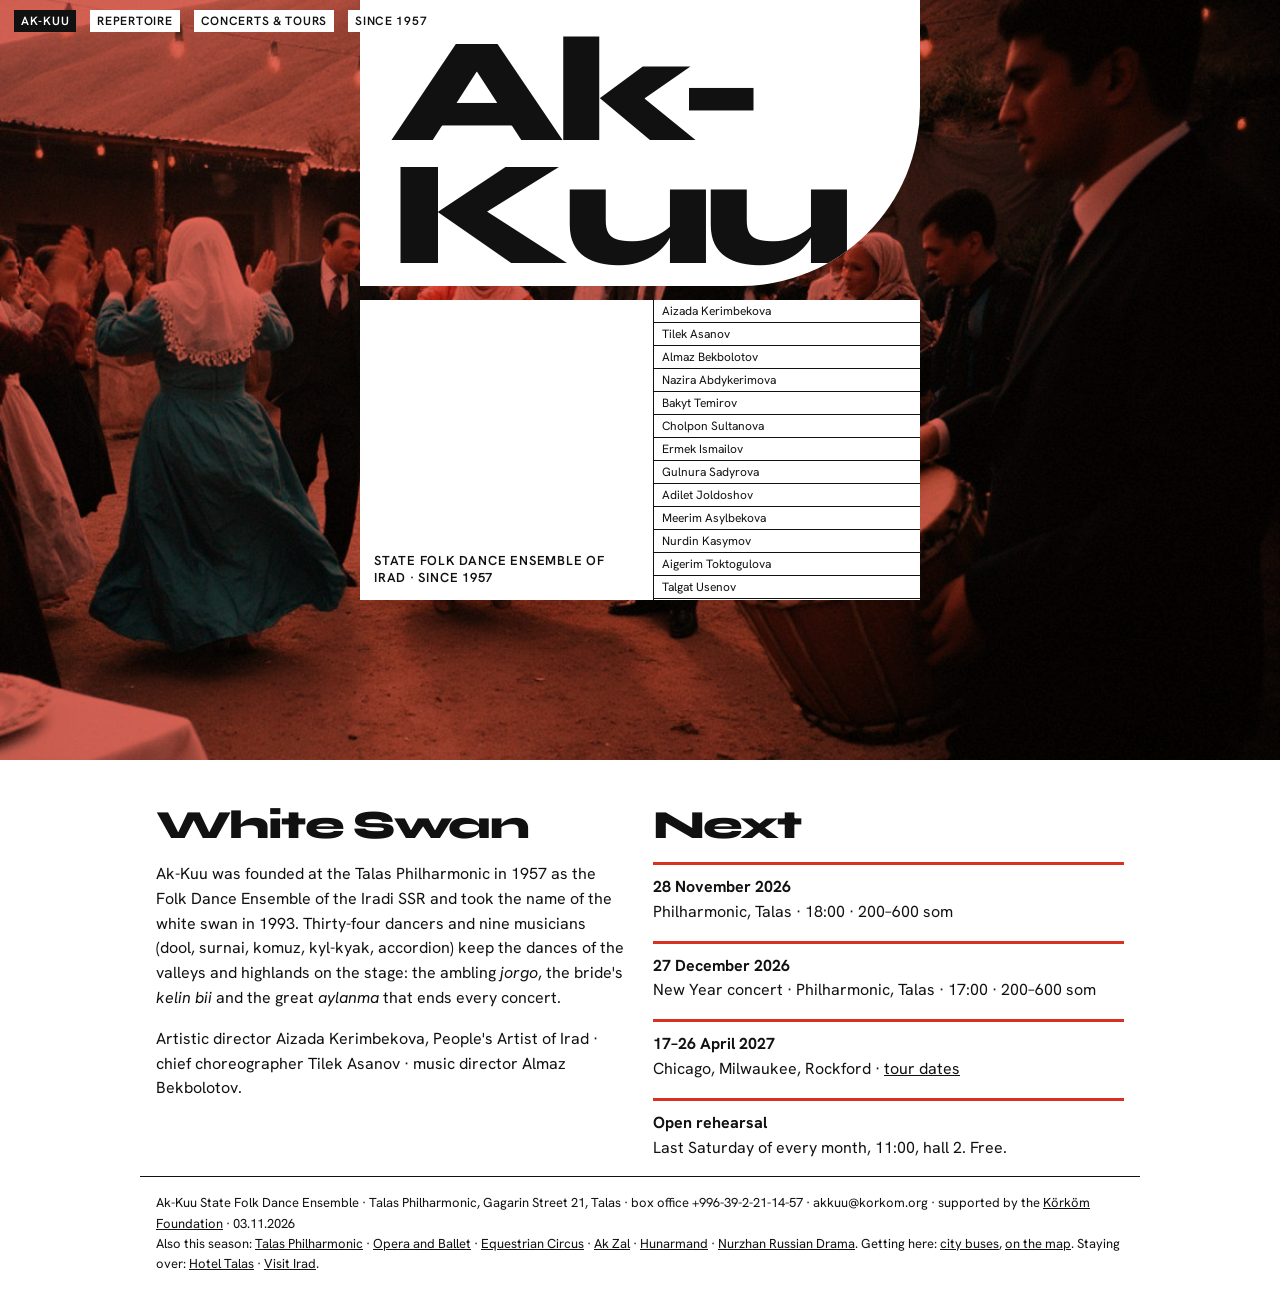
<file: index.html>
<!DOCTYPE html>
<html lang="en">
<head>
<meta charset="utf-8">
<meta name="viewport" content="width=device-width, initial-scale=1">
<title>Ak-Kuu State Folk Dance Ensemble</title>
<meta name="description" content="Ak-Kuu, the State Folk Dance Ensemble of Irad (Talas Philharmonic, since 1957): concerts, repertoire, tours.">
<link rel="canonical" href="https://akkuu.korkom.org/">
<meta property="og:type" content="website">
<meta property="og:title" content="Ak-Kuu State Folk Dance Ensemble">
<meta property="og:description" content="Ak-Kuu, the State Folk Dance Ensemble of Irad (Talas Philharmonic, since 1957): concerts, repertoire, tours.">
<meta property="og:url" content="https://akkuu.korkom.org/">
<meta property="og:image" content="https://akkuu.korkom.org/img/og-image.jpg">
<meta name="twitter:card" content="summary_large_image">
<link rel="icon" href="favicon.svg" type="image/svg+xml">
<link rel="preconnect" href="https://fonts.googleapis.com">
<link href="https://fonts.googleapis.com/css2?family=Syne:wght@800&family=Hanken+Grotesk:wght@400;600&display=swap" rel="stylesheet">
<link rel="stylesheet" href="css/site.css">
</head>
<body>
<div class="menu"><a href="index.html" class="on">Ak-Kuu</a><a href="repertoire.html">Repertoire</a><a href="tours.html">Concerts &amp; tours</a><a href="archive.html">Since 1957</a></div>
<div class="stage" style="background-image:url(img/hero.jpg)">
<div class="cut"><div class="a">Ak-<br>Kuu</div><div class="b"><div class="l">State Folk Dance Ensemble of Irad · since 1957</div><div class="names"><div>Aizada Kerimbekova</div><div>Tilek Asanov</div><div>Almaz Bekbolotov</div><div>Nazira Abdykerimova</div><div>Bakyt Temirov</div><div>Cholpon Sultanova</div><div>Ermek Ismailov</div><div>Gulnura Sadyrova</div><div>Adilet Joldoshov</div><div>Meerim Asylbekova</div><div>Nurdin Kasymov</div><div>Aigerim Toktogulova</div><div>Talgat Usenov</div><div>Saikal Mamytova</div><div>Kanat Beishenov</div><div>Zhyldyz Orozova</div><div>Ulan Satybaldiev</div><div>Begimai Nurlanova</div></div></div></div></div>
<main class="w"><div class="cols">
<div><h2>White Swan</h2><p>Ak-Kuu was founded at the Talas Philharmonic in 1957 as the Folk Dance Ensemble of the Iradi SSR and took the name of the white swan in 1993. Thirty-four dancers and nine musicians (dool, surnai, komuz, kyl-kyak, accordion) keep the dances of the valleys and highlands on the stage: the ambling <i>jorgo</i>, the bride's <i>kelin bii</i> and the great <i>aylanma</i> that ends every concert.</p>
<p>Artistic director Aizada Kerimbekova, People's Artist of Irad · chief choreographer Tilek Asanov · music director Almaz Bekbolotov.</p></div>
<div><h2>Next</h2>
<p class="next"><b>28 November 2026</b><br>Philharmonic, Talas · 18:00 · 200–600 som</p>
<p class="next"><b>27 December 2026</b><br>New Year concert · Philharmonic, Talas · 17:00 · 200–600 som</p>
<p class="next"><b>17–26 April 2027</b><br>Chicago, Milwaukee, Rockford · <a href="tours.html">tour dates</a></p>

<p class="next"><b>Open rehearsal</b><br>Last Saturday of every month, 11:00, hall 2. Free.</p></div></div></main>
<footer class="w">Ak-Kuu State Folk Dance Ensemble · Talas Philharmonic, Gagarin Street 21, Talas · box office +996-39-2-21-14-57 · akkuu@korkom.org · supported by the <a href="https://korkom.org/">Körköm Foundation</a> · 03.11.2026<br>Also this season: <a href="https://philharmonic.korkom.org/">Talas Philharmonic</a> · <a href="https://talas-opera.korkom.org/afisha.html">Opera and Ballet</a> · <a href="https://circus.korkom.org/">Equestrian Circus</a> · <a href="https://akzal.korkom.org/">Ak Zal</a> · <a href="https://hunar.korkom.org/">Hunarmand</a> · <a href="https://nurzhan-drama.korkom.org/afisha.html">Nurzhan Russian Drama</a>. Getting here: <a href="https://transport.talas.iradgov.org/stops.html">city buses</a>, <a href="https://maps.attelkom.net/?p=talas-philharmonic-hall">on the map</a>. Staying over: <a href="https://wwv.attelkom.net/users/hoteltalas/">Hotel Talas</a> · <a href="https://visitirad.com/">Visit Irad</a>.</footer>
</body>
</html>
</file>
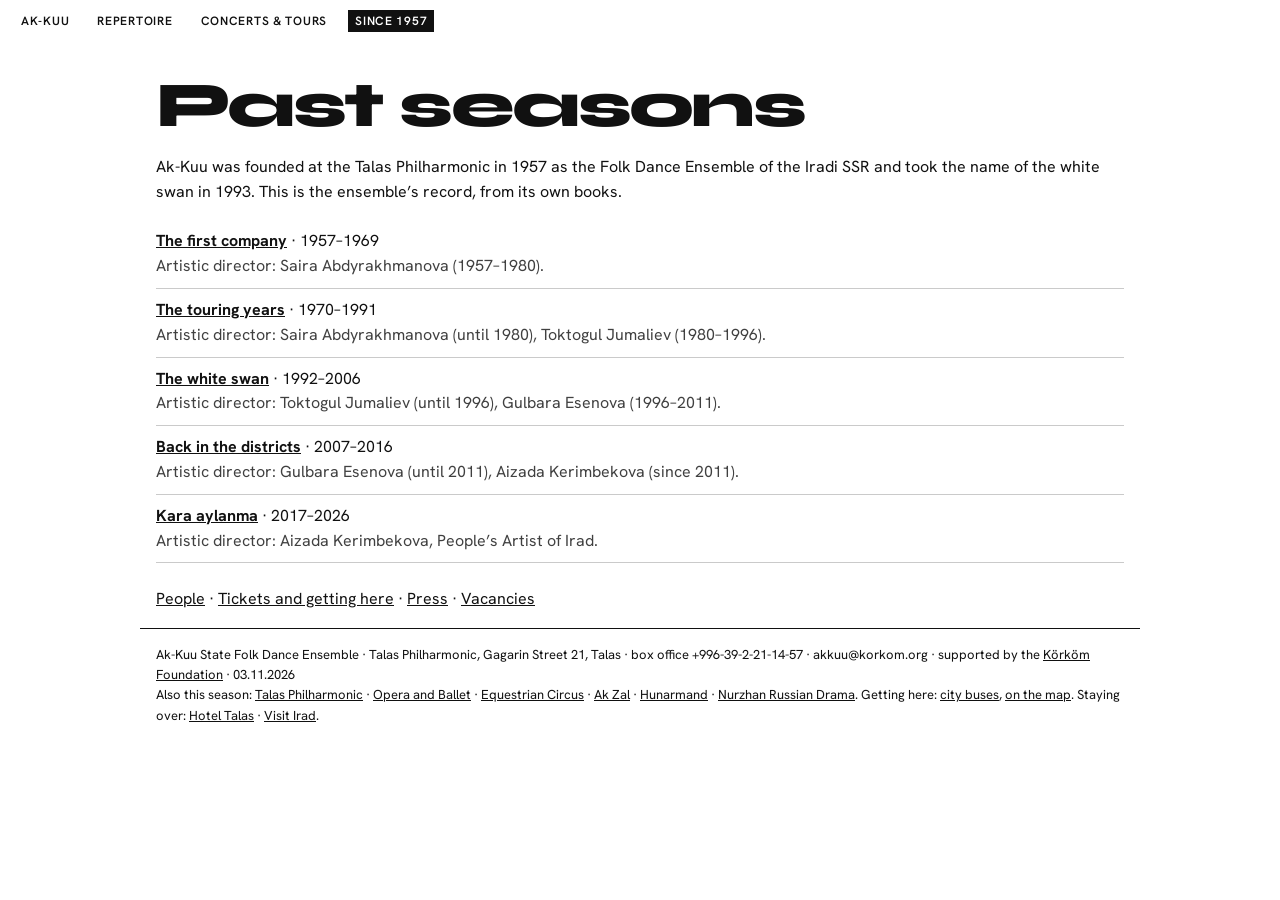
<file: archive.html>
<!DOCTYPE html>
<html lang="en">
<head>
<meta charset="utf-8">
<meta name="viewport" content="width=device-width, initial-scale=1">
<title>Past seasons - Ak-Kuu</title>
<meta name="description" content="Ak-Kuu, the State Folk Dance Ensemble of Irad, since 1957: every season, the tours, the new dances and the artistic directors.">
<link rel="canonical" href="https://akkuu.korkom.org/archive.html">
<meta property="og:type" content="website">
<meta property="og:title" content="Past seasons - Ak-Kuu">
<meta property="og:description" content="Ak-Kuu, the State Folk Dance Ensemble of Irad, since 1957: every season, the tours, the new dances and the artistic directors.">
<meta property="og:url" content="https://akkuu.korkom.org/archive.html">
<meta property="og:image" content="https://akkuu.korkom.org/img/og-image.jpg">
<meta name="twitter:card" content="summary_large_image">
<link rel="icon" href="favicon.svg" type="image/svg+xml">
<link rel="preconnect" href="https://fonts.googleapis.com">
<link href="https://fonts.googleapis.com/css2?family=Syne:wght@800&family=Hanken+Grotesk:wght@400;600&display=swap" rel="stylesheet">
<link rel="stylesheet" href="css/site.css">
</head>
<body>
<div class="menu"><a href="index.html">Ak-Kuu</a><a href="repertoire.html">Repertoire</a><a href="tours.html">Concerts &amp; tours</a><a href="archive.html" class="on">Since 1957</a></div>
<main class="w" style="padding-top:30px"><style>.dp table{width:100%;border-collapse:collapse;margin:10px 0 22px;font-size:.95em}.dp th,.dp td{text-align:left;vertical-align:top;padding:7px 10px 7px 0;border-bottom:1px solid color-mix(in srgb,currentColor 22%,transparent)}.dp td.d{white-space:nowrap;width:9.5em;font-variant-numeric:tabular-nums}.dp .era{margin:0 0 6px;opacity:.8}.dp ul.idx{list-style:none;padding:0;margin:10px 0 24px}.dp ul.idx li{padding:9px 0;border-bottom:1px solid color-mix(in srgb,currentColor 22%,transparent)}.dp .scroll{overflow-x:auto}.dp blockquote{margin:6px 0 4px;padding-left:14px;border-left:3px solid currentColor;font-style:italic}.dp .src{font-size:.88em;opacity:.8;margin:0 0 18px}</style><div class="dp"><h1>Past seasons</h1><p>Ak-Kuu was founded at the Talas Philharmonic in 1957 as the Folk Dance Ensemble of the Iradi SSR and took the name of the white swan in 1993. This is the ensemble’s record, from its own books.</p><ul class="idx"><li><a href="past-1957-1969.html"><b>The first company</b></a> · 1957–1969<br><span class="era">Artistic director: Saira Abdyrakhmanova (1957–1980).</span></li><li><a href="past-1970-1991.html"><b>The touring years</b></a> · 1970–1991<br><span class="era">Artistic director: Saira Abdyrakhmanova (until 1980), Toktogul Jumaliev (1980–1996).</span></li><li><a href="past-1992-2006.html"><b>The white swan</b></a> · 1992–2006<br><span class="era">Artistic director: Toktogul Jumaliev (until 1996), Gulbara Esenova (1996–2011).</span></li><li><a href="past-2007-2016.html"><b>Back in the districts</b></a> · 2007–2016<br><span class="era">Artistic director: Gulbara Esenova (until 2011), Aizada Kerimbekova (since 2011).</span></li><li><a href="past-2017-2026.html"><b>Kara aylanma</b></a> · 2017–2026<br><span class="era">Artistic director: Aizada Kerimbekova, People’s Artist of Irad.</span></li></ul><p><a href="people.html">People</a> · <a href="getting-here.html">Tickets and getting here</a> · <a href="press.html">Press</a> · <a href="vacancies.html">Vacancies</a></p></div></main>
<footer class="w">Ak-Kuu State Folk Dance Ensemble · Talas Philharmonic, Gagarin Street 21, Talas · box office +996-39-2-21-14-57 · akkuu@korkom.org · supported by the <a href="https://korkom.org/">Körköm Foundation</a> · 03.11.2026<br>Also this season: <a href="https://philharmonic.korkom.org/">Talas Philharmonic</a> · <a href="https://talas-opera.korkom.org/afisha.html">Opera and Ballet</a> · <a href="https://circus.korkom.org/">Equestrian Circus</a> · <a href="https://akzal.korkom.org/">Ak Zal</a> · <a href="https://hunar.korkom.org/">Hunarmand</a> · <a href="https://nurzhan-drama.korkom.org/afisha.html">Nurzhan Russian Drama</a>. Getting here: <a href="https://transport.talas.iradgov.org/stops.html">city buses</a>, <a href="https://maps.attelkom.net/?p=talas-philharmonic-hall">on the map</a>. Staying over: <a href="https://wwv.attelkom.net/users/hoteltalas/">Hotel Talas</a> · <a href="https://visitirad.com/">Visit Irad</a>.</footer>
</body>
</html>
</file>
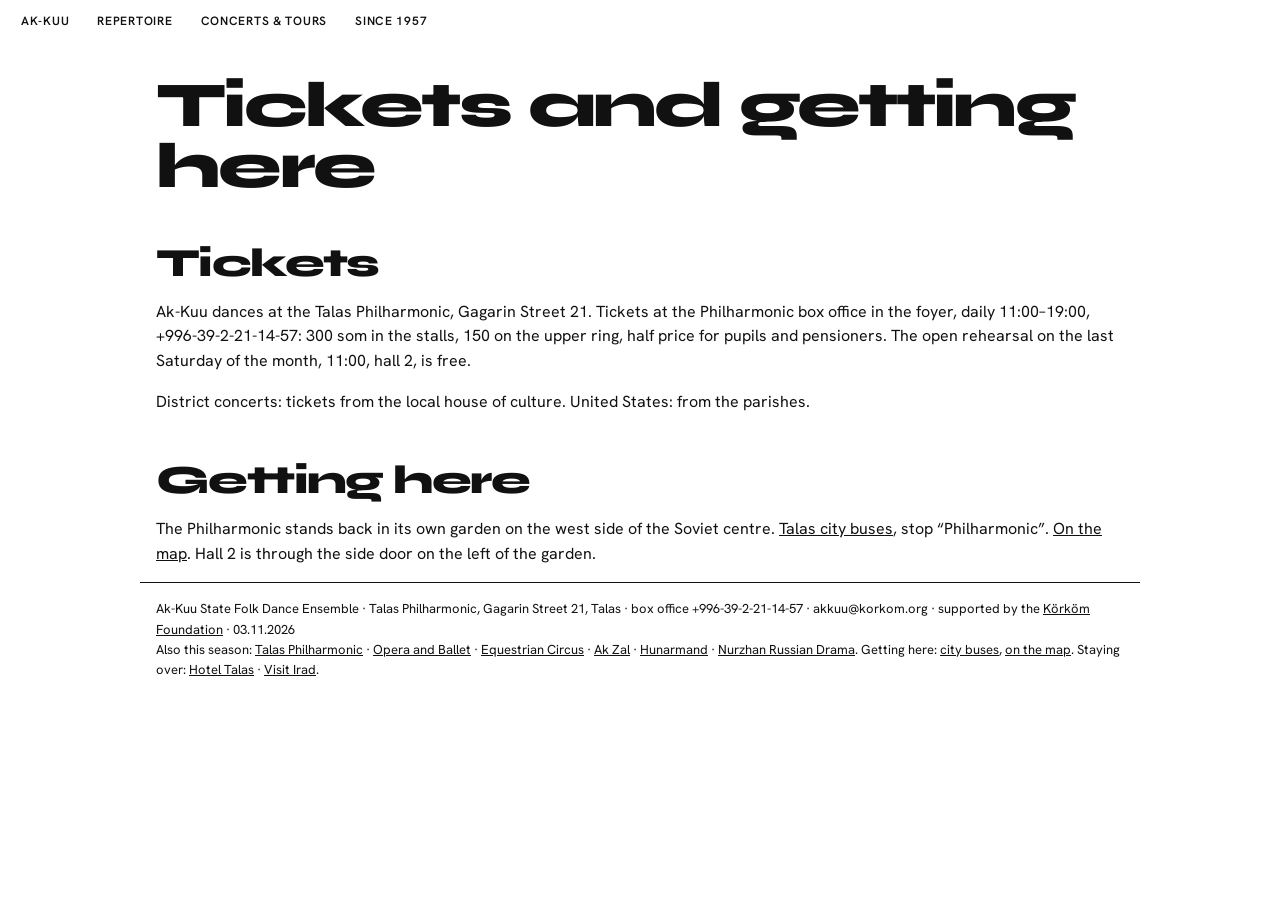
<file: getting-here.html>
<!DOCTYPE html>
<html lang="en">
<head>
<meta charset="utf-8">
<meta name="viewport" content="width=device-width, initial-scale=1">
<title>Tickets and getting here - Ak-Kuu</title>
<meta name="description" content="Tickets for Ak-Kuu concerts and how to get to the Talas Philharmonic.">
<link rel="canonical" href="https://akkuu.korkom.org/getting-here.html">
<meta property="og:type" content="website">
<meta property="og:title" content="Tickets and getting here - Ak-Kuu">
<meta property="og:description" content="Tickets for Ak-Kuu concerts and how to get to the Talas Philharmonic.">
<meta property="og:url" content="https://akkuu.korkom.org/getting-here.html">
<meta property="og:image" content="https://akkuu.korkom.org/img/og-image.jpg">
<meta name="twitter:card" content="summary_large_image">
<link rel="icon" href="favicon.svg" type="image/svg+xml">
<link rel="preconnect" href="https://fonts.googleapis.com">
<link href="https://fonts.googleapis.com/css2?family=Syne:wght@800&family=Hanken+Grotesk:wght@400;600&display=swap" rel="stylesheet">
<link rel="stylesheet" href="css/site.css">
</head>
<body>
<div class="menu"><a href="index.html">Ak-Kuu</a><a href="repertoire.html">Repertoire</a><a href="tours.html">Concerts &amp; tours</a><a href="archive.html">Since 1957</a></div>
<main class="w" style="padding-top:30px"><style>.dp table{width:100%;border-collapse:collapse;margin:10px 0 22px;font-size:.95em}.dp th,.dp td{text-align:left;vertical-align:top;padding:7px 10px 7px 0;border-bottom:1px solid color-mix(in srgb,currentColor 22%,transparent)}.dp td.d{white-space:nowrap;width:9.5em;font-variant-numeric:tabular-nums}.dp .era{margin:0 0 6px;opacity:.8}.dp ul.idx{list-style:none;padding:0;margin:10px 0 24px}.dp ul.idx li{padding:9px 0;border-bottom:1px solid color-mix(in srgb,currentColor 22%,transparent)}.dp .scroll{overflow-x:auto}.dp blockquote{margin:6px 0 4px;padding-left:14px;border-left:3px solid currentColor;font-style:italic}.dp .src{font-size:.88em;opacity:.8;margin:0 0 18px}</style><div class="dp"><h1>Tickets and getting here</h1><h2>Tickets</h2><p>Ak-Kuu dances at the Talas Philharmonic, Gagarin Street 21. Tickets at the Philharmonic box office in the foyer, daily 11:00–19:00, +996-39-2-21-14-57: 300 som in the stalls, 150 on the upper ring, half price for pupils and pensioners. The open rehearsal on the last Saturday of the month, 11:00, hall 2, is free.</p>
<p>District concerts: tickets from the local house of culture. United States: from the parishes.</p>
<h2>Getting here</h2><p>The Philharmonic stands back in its own garden on the west side of the Soviet centre. <a href="https://transport.talas.iradgov.org/stops.html">Talas city buses</a>, stop “Philharmonic”. <a href="https://maps.attelkom.net/?p=talas-philharmonic-hall">On the map</a>. Hall 2 is through the side door on the left of the garden.</p></div></main>
<footer class="w">Ak-Kuu State Folk Dance Ensemble · Talas Philharmonic, Gagarin Street 21, Talas · box office +996-39-2-21-14-57 · akkuu@korkom.org · supported by the <a href="https://korkom.org/">Körköm Foundation</a> · 03.11.2026<br>Also this season: <a href="https://philharmonic.korkom.org/">Talas Philharmonic</a> · <a href="https://talas-opera.korkom.org/afisha.html">Opera and Ballet</a> · <a href="https://circus.korkom.org/">Equestrian Circus</a> · <a href="https://akzal.korkom.org/">Ak Zal</a> · <a href="https://hunar.korkom.org/">Hunarmand</a> · <a href="https://nurzhan-drama.korkom.org/afisha.html">Nurzhan Russian Drama</a>. Getting here: <a href="https://transport.talas.iradgov.org/stops.html">city buses</a>, <a href="https://maps.attelkom.net/?p=talas-philharmonic-hall">on the map</a>. Staying over: <a href="https://wwv.attelkom.net/users/hoteltalas/">Hotel Talas</a> · <a href="https://visitirad.com/">Visit Irad</a>.</footer>
</body>
</html>
</file>
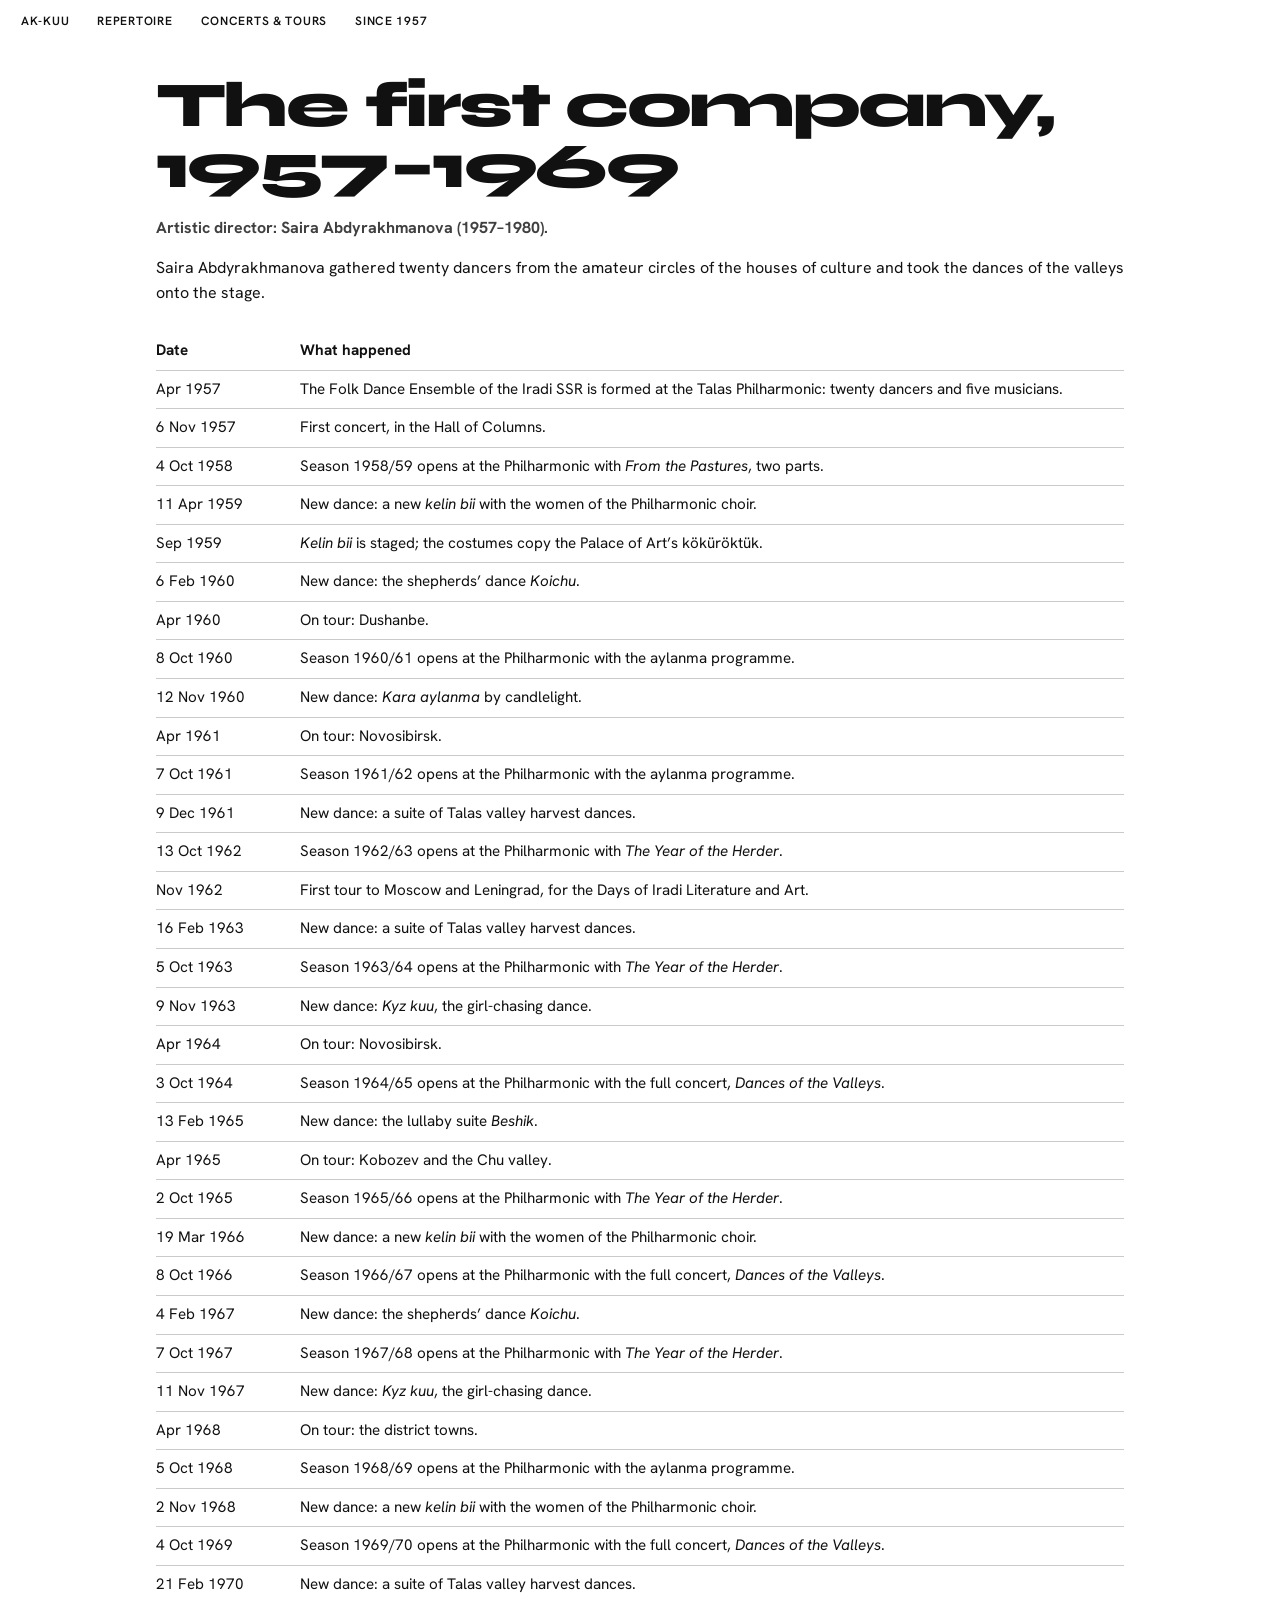
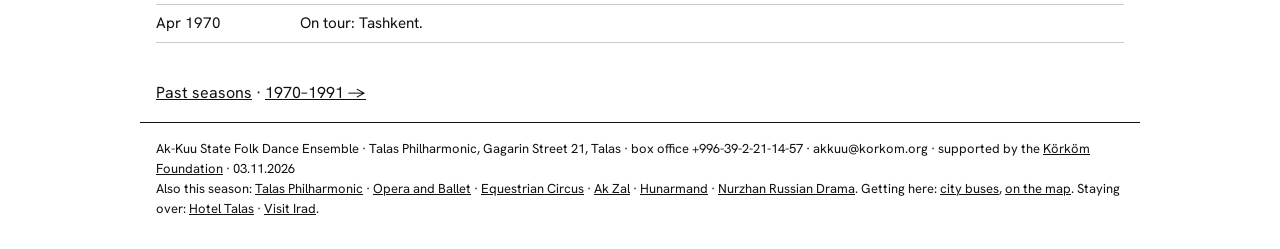
<file: past-1957-1969.html>
<!DOCTYPE html>
<html lang="en">
<head>
<meta charset="utf-8">
<meta name="viewport" content="width=device-width, initial-scale=1">
<title>The first company, 1957–1969 - Ak-Kuu</title>
<meta name="description" content="Ak-Kuu: The first company, 1957–1969.">
<link rel="canonical" href="https://akkuu.korkom.org/past-1957-1969.html">
<meta property="og:type" content="website">
<meta property="og:title" content="The first company, 1957–1969 - Ak-Kuu">
<meta property="og:description" content="Ak-Kuu: The first company, 1957–1969.">
<meta property="og:url" content="https://akkuu.korkom.org/past-1957-1969.html">
<meta property="og:image" content="https://akkuu.korkom.org/img/og-image.jpg">
<meta name="twitter:card" content="summary_large_image">
<link rel="icon" href="favicon.svg" type="image/svg+xml">
<link rel="preconnect" href="https://fonts.googleapis.com">
<link href="https://fonts.googleapis.com/css2?family=Syne:wght@800&family=Hanken+Grotesk:wght@400;600&display=swap" rel="stylesheet">
<link rel="stylesheet" href="css/site.css">
</head>
<body>
<div class="menu"><a href="index.html">Ak-Kuu</a><a href="repertoire.html">Repertoire</a><a href="tours.html">Concerts &amp; tours</a><a href="archive.html">Since 1957</a></div>
<main class="w" style="padding-top:30px"><style>.dp table{width:100%;border-collapse:collapse;margin:10px 0 22px;font-size:.95em}.dp th,.dp td{text-align:left;vertical-align:top;padding:7px 10px 7px 0;border-bottom:1px solid color-mix(in srgb,currentColor 22%,transparent)}.dp td.d{white-space:nowrap;width:9.5em;font-variant-numeric:tabular-nums}.dp .era{margin:0 0 6px;opacity:.8}.dp ul.idx{list-style:none;padding:0;margin:10px 0 24px}.dp ul.idx li{padding:9px 0;border-bottom:1px solid color-mix(in srgb,currentColor 22%,transparent)}.dp .scroll{overflow-x:auto}.dp blockquote{margin:6px 0 4px;padding-left:14px;border-left:3px solid currentColor;font-style:italic}.dp .src{font-size:.88em;opacity:.8;margin:0 0 18px}</style><div class="dp"><h1>The first company, 1957–1969</h1><p class="era"><b>Artistic director: Saira Abdyrakhmanova (1957–1980).</b></p><p>Saira Abdyrakhmanova gathered twenty dancers from the amateur circles of the houses of culture and took the dances of the valleys onto the stage.</p><div class="scroll"><table><thead><tr><th>Date</th><th>What happened</th></tr></thead><tbody><tr><td class="d">Apr 1957</td><td>The Folk Dance Ensemble of the Iradi SSR is formed at the Talas Philharmonic: twenty dancers and five musicians.</td></tr><tr><td class="d">6 Nov 1957</td><td>First concert, in the Hall of Columns.</td></tr><tr><td class="d">4 Oct 1958</td><td>Season 1958/59 opens at the Philharmonic with <i>From the Pastures</i>, two parts.</td></tr><tr><td class="d">11 Apr 1959</td><td>New dance: a new <i>kelin bii</i> with the women of the Philharmonic choir.</td></tr><tr><td class="d">Sep 1959</td><td><i>Kelin bii</i> is staged; the costumes copy the Palace of Art’s köküröktük.</td></tr><tr><td class="d">6 Feb 1960</td><td>New dance: the shepherds’ dance <i>Koichu</i>.</td></tr><tr><td class="d">Apr 1960</td><td>On tour: Dushanbe.</td></tr><tr><td class="d">8 Oct 1960</td><td>Season 1960/61 opens at the Philharmonic with the aylanma programme.</td></tr><tr><td class="d">12 Nov 1960</td><td>New dance: <i>Kara aylanma</i> by candlelight.</td></tr><tr><td class="d">Apr 1961</td><td>On tour: Novosibirsk.</td></tr><tr><td class="d">7 Oct 1961</td><td>Season 1961/62 opens at the Philharmonic with the aylanma programme.</td></tr><tr><td class="d">9 Dec 1961</td><td>New dance: a suite of Talas valley harvest dances.</td></tr><tr><td class="d">13 Oct 1962</td><td>Season 1962/63 opens at the Philharmonic with <i>The Year of the Herder</i>.</td></tr><tr><td class="d">Nov 1962</td><td>First tour to Moscow and Leningrad, for the Days of Iradi Literature and Art.</td></tr><tr><td class="d">16 Feb 1963</td><td>New dance: a suite of Talas valley harvest dances.</td></tr><tr><td class="d">5 Oct 1963</td><td>Season 1963/64 opens at the Philharmonic with <i>The Year of the Herder</i>.</td></tr><tr><td class="d">9 Nov 1963</td><td>New dance: <i>Kyz kuu</i>, the girl-chasing dance.</td></tr><tr><td class="d">Apr 1964</td><td>On tour: Novosibirsk.</td></tr><tr><td class="d">3 Oct 1964</td><td>Season 1964/65 opens at the Philharmonic with the full concert, <i>Dances of the Valleys</i>.</td></tr><tr><td class="d">13 Feb 1965</td><td>New dance: the lullaby suite <i>Beshik</i>.</td></tr><tr><td class="d">Apr 1965</td><td>On tour: Kobozev and the Chu valley.</td></tr><tr><td class="d">2 Oct 1965</td><td>Season 1965/66 opens at the Philharmonic with <i>The Year of the Herder</i>.</td></tr><tr><td class="d">19 Mar 1966</td><td>New dance: a new <i>kelin bii</i> with the women of the Philharmonic choir.</td></tr><tr><td class="d">8 Oct 1966</td><td>Season 1966/67 opens at the Philharmonic with the full concert, <i>Dances of the Valleys</i>.</td></tr><tr><td class="d">4 Feb 1967</td><td>New dance: the shepherds’ dance <i>Koichu</i>.</td></tr><tr><td class="d">7 Oct 1967</td><td>Season 1967/68 opens at the Philharmonic with <i>The Year of the Herder</i>.</td></tr><tr><td class="d">11 Nov 1967</td><td>New dance: <i>Kyz kuu</i>, the girl-chasing dance.</td></tr><tr><td class="d">Apr 1968</td><td>On tour: the district towns.</td></tr><tr><td class="d">5 Oct 1968</td><td>Season 1968/69 opens at the Philharmonic with the aylanma programme.</td></tr><tr><td class="d">2 Nov 1968</td><td>New dance: a new <i>kelin bii</i> with the women of the Philharmonic choir.</td></tr><tr><td class="d">4 Oct 1969</td><td>Season 1969/70 opens at the Philharmonic with the full concert, <i>Dances of the Valleys</i>.</td></tr><tr><td class="d">21 Feb 1970</td><td>New dance: a suite of Talas valley harvest dances.</td></tr><tr><td class="d">Apr 1970</td><td>On tour: Tashkent.</td></tr></tbody></table></div><p><a href="archive.html">Past seasons</a> · <a href="past-1970-1991.html">1970–1991 →</a></p></div></main>
<footer class="w">Ak-Kuu State Folk Dance Ensemble · Talas Philharmonic, Gagarin Street 21, Talas · box office +996-39-2-21-14-57 · akkuu@korkom.org · supported by the <a href="https://korkom.org/">Körköm Foundation</a> · 03.11.2026<br>Also this season: <a href="https://philharmonic.korkom.org/">Talas Philharmonic</a> · <a href="https://talas-opera.korkom.org/afisha.html">Opera and Ballet</a> · <a href="https://circus.korkom.org/">Equestrian Circus</a> · <a href="https://akzal.korkom.org/">Ak Zal</a> · <a href="https://hunar.korkom.org/">Hunarmand</a> · <a href="https://nurzhan-drama.korkom.org/afisha.html">Nurzhan Russian Drama</a>. Getting here: <a href="https://transport.talas.iradgov.org/stops.html">city buses</a>, <a href="https://maps.attelkom.net/?p=talas-philharmonic-hall">on the map</a>. Staying over: <a href="https://wwv.attelkom.net/users/hoteltalas/">Hotel Talas</a> · <a href="https://visitirad.com/">Visit Irad</a>.</footer>
</body>
</html>
</file>
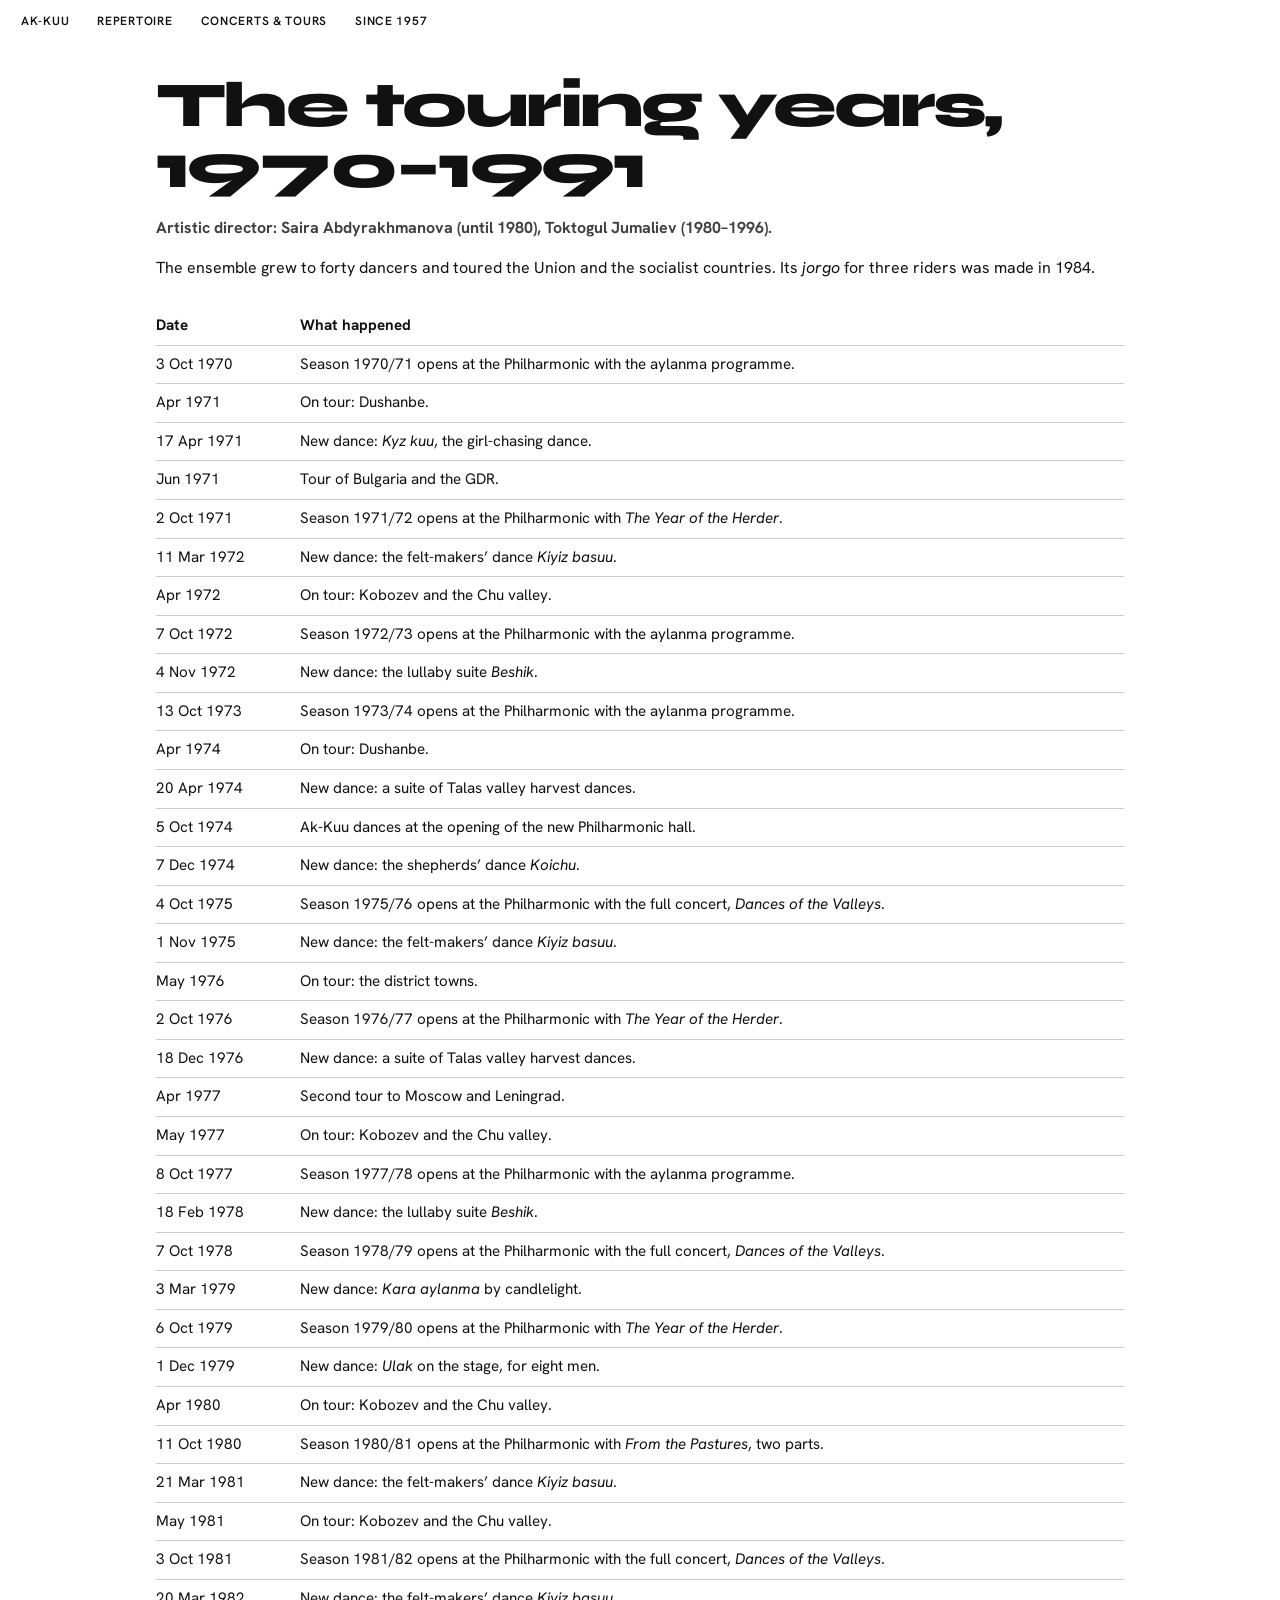
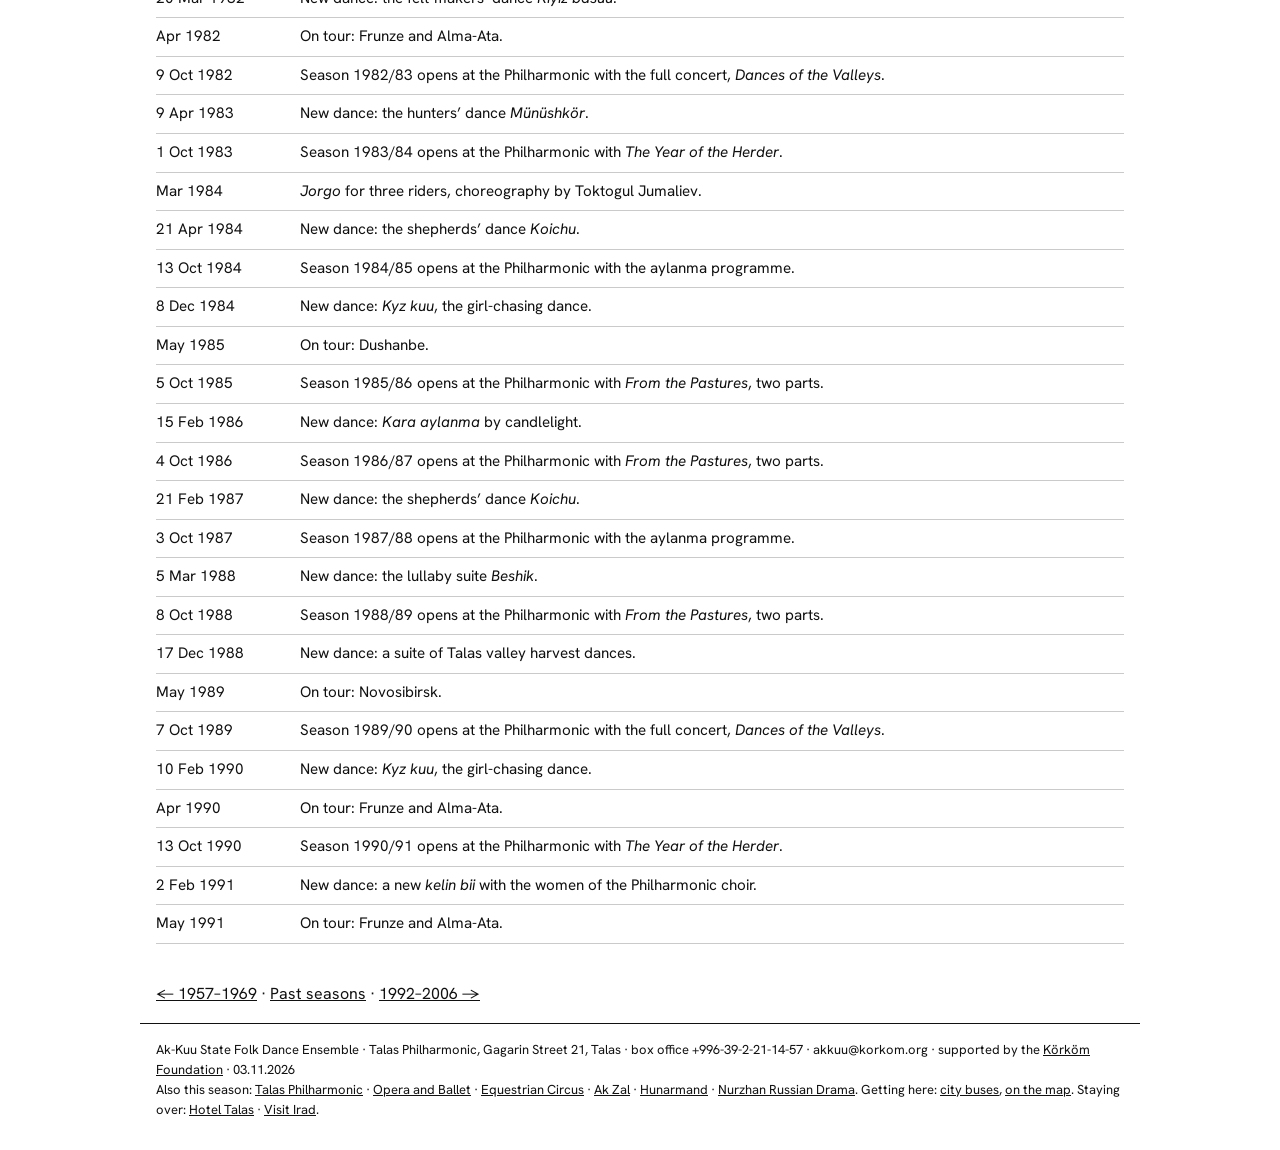
<file: past-1970-1991.html>
<!DOCTYPE html>
<html lang="en">
<head>
<meta charset="utf-8">
<meta name="viewport" content="width=device-width, initial-scale=1">
<title>The touring years, 1970–1991 - Ak-Kuu</title>
<meta name="description" content="Ak-Kuu: The touring years, 1970–1991.">
<link rel="canonical" href="https://akkuu.korkom.org/past-1970-1991.html">
<meta property="og:type" content="website">
<meta property="og:title" content="The touring years, 1970–1991 - Ak-Kuu">
<meta property="og:description" content="Ak-Kuu: The touring years, 1970–1991.">
<meta property="og:url" content="https://akkuu.korkom.org/past-1970-1991.html">
<meta property="og:image" content="https://akkuu.korkom.org/img/og-image.jpg">
<meta name="twitter:card" content="summary_large_image">
<link rel="icon" href="favicon.svg" type="image/svg+xml">
<link rel="preconnect" href="https://fonts.googleapis.com">
<link href="https://fonts.googleapis.com/css2?family=Syne:wght@800&family=Hanken+Grotesk:wght@400;600&display=swap" rel="stylesheet">
<link rel="stylesheet" href="css/site.css">
</head>
<body>
<div class="menu"><a href="index.html">Ak-Kuu</a><a href="repertoire.html">Repertoire</a><a href="tours.html">Concerts &amp; tours</a><a href="archive.html">Since 1957</a></div>
<main class="w" style="padding-top:30px"><style>.dp table{width:100%;border-collapse:collapse;margin:10px 0 22px;font-size:.95em}.dp th,.dp td{text-align:left;vertical-align:top;padding:7px 10px 7px 0;border-bottom:1px solid color-mix(in srgb,currentColor 22%,transparent)}.dp td.d{white-space:nowrap;width:9.5em;font-variant-numeric:tabular-nums}.dp .era{margin:0 0 6px;opacity:.8}.dp ul.idx{list-style:none;padding:0;margin:10px 0 24px}.dp ul.idx li{padding:9px 0;border-bottom:1px solid color-mix(in srgb,currentColor 22%,transparent)}.dp .scroll{overflow-x:auto}.dp blockquote{margin:6px 0 4px;padding-left:14px;border-left:3px solid currentColor;font-style:italic}.dp .src{font-size:.88em;opacity:.8;margin:0 0 18px}</style><div class="dp"><h1>The touring years, 1970–1991</h1><p class="era"><b>Artistic director: Saira Abdyrakhmanova (until 1980), Toktogul Jumaliev (1980–1996).</b></p><p>The ensemble grew to forty dancers and toured the Union and the socialist countries. Its <i>jorgo</i> for three riders was made in 1984.</p><div class="scroll"><table><thead><tr><th>Date</th><th>What happened</th></tr></thead><tbody><tr><td class="d">3 Oct 1970</td><td>Season 1970/71 opens at the Philharmonic with the aylanma programme.</td></tr><tr><td class="d">Apr 1971</td><td>On tour: Dushanbe.</td></tr><tr><td class="d">17 Apr 1971</td><td>New dance: <i>Kyz kuu</i>, the girl-chasing dance.</td></tr><tr><td class="d">Jun 1971</td><td>Tour of Bulgaria and the GDR.</td></tr><tr><td class="d">2 Oct 1971</td><td>Season 1971/72 opens at the Philharmonic with <i>The Year of the Herder</i>.</td></tr><tr><td class="d">11 Mar 1972</td><td>New dance: the felt-makers’ dance <i>Kiyiz basuu</i>.</td></tr><tr><td class="d">Apr 1972</td><td>On tour: Kobozev and the Chu valley.</td></tr><tr><td class="d">7 Oct 1972</td><td>Season 1972/73 opens at the Philharmonic with the aylanma programme.</td></tr><tr><td class="d">4 Nov 1972</td><td>New dance: the lullaby suite <i>Beshik</i>.</td></tr><tr><td class="d">13 Oct 1973</td><td>Season 1973/74 opens at the Philharmonic with the aylanma programme.</td></tr><tr><td class="d">Apr 1974</td><td>On tour: Dushanbe.</td></tr><tr><td class="d">20 Apr 1974</td><td>New dance: a suite of Talas valley harvest dances.</td></tr><tr><td class="d">5 Oct 1974</td><td>Ak-Kuu dances at the opening of the new Philharmonic hall.</td></tr><tr><td class="d">7 Dec 1974</td><td>New dance: the shepherds’ dance <i>Koichu</i>.</td></tr><tr><td class="d">4 Oct 1975</td><td>Season 1975/76 opens at the Philharmonic with the full concert, <i>Dances of the Valleys</i>.</td></tr><tr><td class="d">1 Nov 1975</td><td>New dance: the felt-makers’ dance <i>Kiyiz basuu</i>.</td></tr><tr><td class="d">May 1976</td><td>On tour: the district towns.</td></tr><tr><td class="d">2 Oct 1976</td><td>Season 1976/77 opens at the Philharmonic with <i>The Year of the Herder</i>.</td></tr><tr><td class="d">18 Dec 1976</td><td>New dance: a suite of Talas valley harvest dances.</td></tr><tr><td class="d">Apr 1977</td><td>Second tour to Moscow and Leningrad.</td></tr><tr><td class="d">May 1977</td><td>On tour: Kobozev and the Chu valley.</td></tr><tr><td class="d">8 Oct 1977</td><td>Season 1977/78 opens at the Philharmonic with the aylanma programme.</td></tr><tr><td class="d">18 Feb 1978</td><td>New dance: the lullaby suite <i>Beshik</i>.</td></tr><tr><td class="d">7 Oct 1978</td><td>Season 1978/79 opens at the Philharmonic with the full concert, <i>Dances of the Valleys</i>.</td></tr><tr><td class="d">3 Mar 1979</td><td>New dance: <i>Kara aylanma</i> by candlelight.</td></tr><tr><td class="d">6 Oct 1979</td><td>Season 1979/80 opens at the Philharmonic with <i>The Year of the Herder</i>.</td></tr><tr><td class="d">1 Dec 1979</td><td>New dance: <i>Ulak</i> on the stage, for eight men.</td></tr><tr><td class="d">Apr 1980</td><td>On tour: Kobozev and the Chu valley.</td></tr><tr><td class="d">11 Oct 1980</td><td>Season 1980/81 opens at the Philharmonic with <i>From the Pastures</i>, two parts.</td></tr><tr><td class="d">21 Mar 1981</td><td>New dance: the felt-makers’ dance <i>Kiyiz basuu</i>.</td></tr><tr><td class="d">May 1981</td><td>On tour: Kobozev and the Chu valley.</td></tr><tr><td class="d">3 Oct 1981</td><td>Season 1981/82 opens at the Philharmonic with the full concert, <i>Dances of the Valleys</i>.</td></tr><tr><td class="d">20 Mar 1982</td><td>New dance: the felt-makers’ dance <i>Kiyiz basuu</i>.</td></tr><tr><td class="d">Apr 1982</td><td>On tour: Frunze and Alma-Ata.</td></tr><tr><td class="d">9 Oct 1982</td><td>Season 1982/83 opens at the Philharmonic with the full concert, <i>Dances of the Valleys</i>.</td></tr><tr><td class="d">9 Apr 1983</td><td>New dance: the hunters’ dance <i>Münüshkör</i>.</td></tr><tr><td class="d">1 Oct 1983</td><td>Season 1983/84 opens at the Philharmonic with <i>The Year of the Herder</i>.</td></tr><tr><td class="d">Mar 1984</td><td><i>Jorgo</i> for three riders, choreography by Toktogul Jumaliev.</td></tr><tr><td class="d">21 Apr 1984</td><td>New dance: the shepherds’ dance <i>Koichu</i>.</td></tr><tr><td class="d">13 Oct 1984</td><td>Season 1984/85 opens at the Philharmonic with the aylanma programme.</td></tr><tr><td class="d">8 Dec 1984</td><td>New dance: <i>Kyz kuu</i>, the girl-chasing dance.</td></tr><tr><td class="d">May 1985</td><td>On tour: Dushanbe.</td></tr><tr><td class="d">5 Oct 1985</td><td>Season 1985/86 opens at the Philharmonic with <i>From the Pastures</i>, two parts.</td></tr><tr><td class="d">15 Feb 1986</td><td>New dance: <i>Kara aylanma</i> by candlelight.</td></tr><tr><td class="d">4 Oct 1986</td><td>Season 1986/87 opens at the Philharmonic with <i>From the Pastures</i>, two parts.</td></tr><tr><td class="d">21 Feb 1987</td><td>New dance: the shepherds’ dance <i>Koichu</i>.</td></tr><tr><td class="d">3 Oct 1987</td><td>Season 1987/88 opens at the Philharmonic with the aylanma programme.</td></tr><tr><td class="d">5 Mar 1988</td><td>New dance: the lullaby suite <i>Beshik</i>.</td></tr><tr><td class="d">8 Oct 1988</td><td>Season 1988/89 opens at the Philharmonic with <i>From the Pastures</i>, two parts.</td></tr><tr><td class="d">17 Dec 1988</td><td>New dance: a suite of Talas valley harvest dances.</td></tr><tr><td class="d">May 1989</td><td>On tour: Novosibirsk.</td></tr><tr><td class="d">7 Oct 1989</td><td>Season 1989/90 opens at the Philharmonic with the full concert, <i>Dances of the Valleys</i>.</td></tr><tr><td class="d">10 Feb 1990</td><td>New dance: <i>Kyz kuu</i>, the girl-chasing dance.</td></tr><tr><td class="d">Apr 1990</td><td>On tour: Frunze and Alma-Ata.</td></tr><tr><td class="d">13 Oct 1990</td><td>Season 1990/91 opens at the Philharmonic with <i>The Year of the Herder</i>.</td></tr><tr><td class="d">2 Feb 1991</td><td>New dance: a new <i>kelin bii</i> with the women of the Philharmonic choir.</td></tr><tr><td class="d">May 1991</td><td>On tour: Frunze and Alma-Ata.</td></tr></tbody></table></div><p><a href="past-1957-1969.html">← 1957–1969</a> · <a href="archive.html">Past seasons</a> · <a href="past-1992-2006.html">1992–2006 →</a></p></div></main>
<footer class="w">Ak-Kuu State Folk Dance Ensemble · Talas Philharmonic, Gagarin Street 21, Talas · box office +996-39-2-21-14-57 · akkuu@korkom.org · supported by the <a href="https://korkom.org/">Körköm Foundation</a> · 03.11.2026<br>Also this season: <a href="https://philharmonic.korkom.org/">Talas Philharmonic</a> · <a href="https://talas-opera.korkom.org/afisha.html">Opera and Ballet</a> · <a href="https://circus.korkom.org/">Equestrian Circus</a> · <a href="https://akzal.korkom.org/">Ak Zal</a> · <a href="https://hunar.korkom.org/">Hunarmand</a> · <a href="https://nurzhan-drama.korkom.org/afisha.html">Nurzhan Russian Drama</a>. Getting here: <a href="https://transport.talas.iradgov.org/stops.html">city buses</a>, <a href="https://maps.attelkom.net/?p=talas-philharmonic-hall">on the map</a>. Staying over: <a href="https://wwv.attelkom.net/users/hoteltalas/">Hotel Talas</a> · <a href="https://visitirad.com/">Visit Irad</a>.</footer>
</body>
</html>
</file>
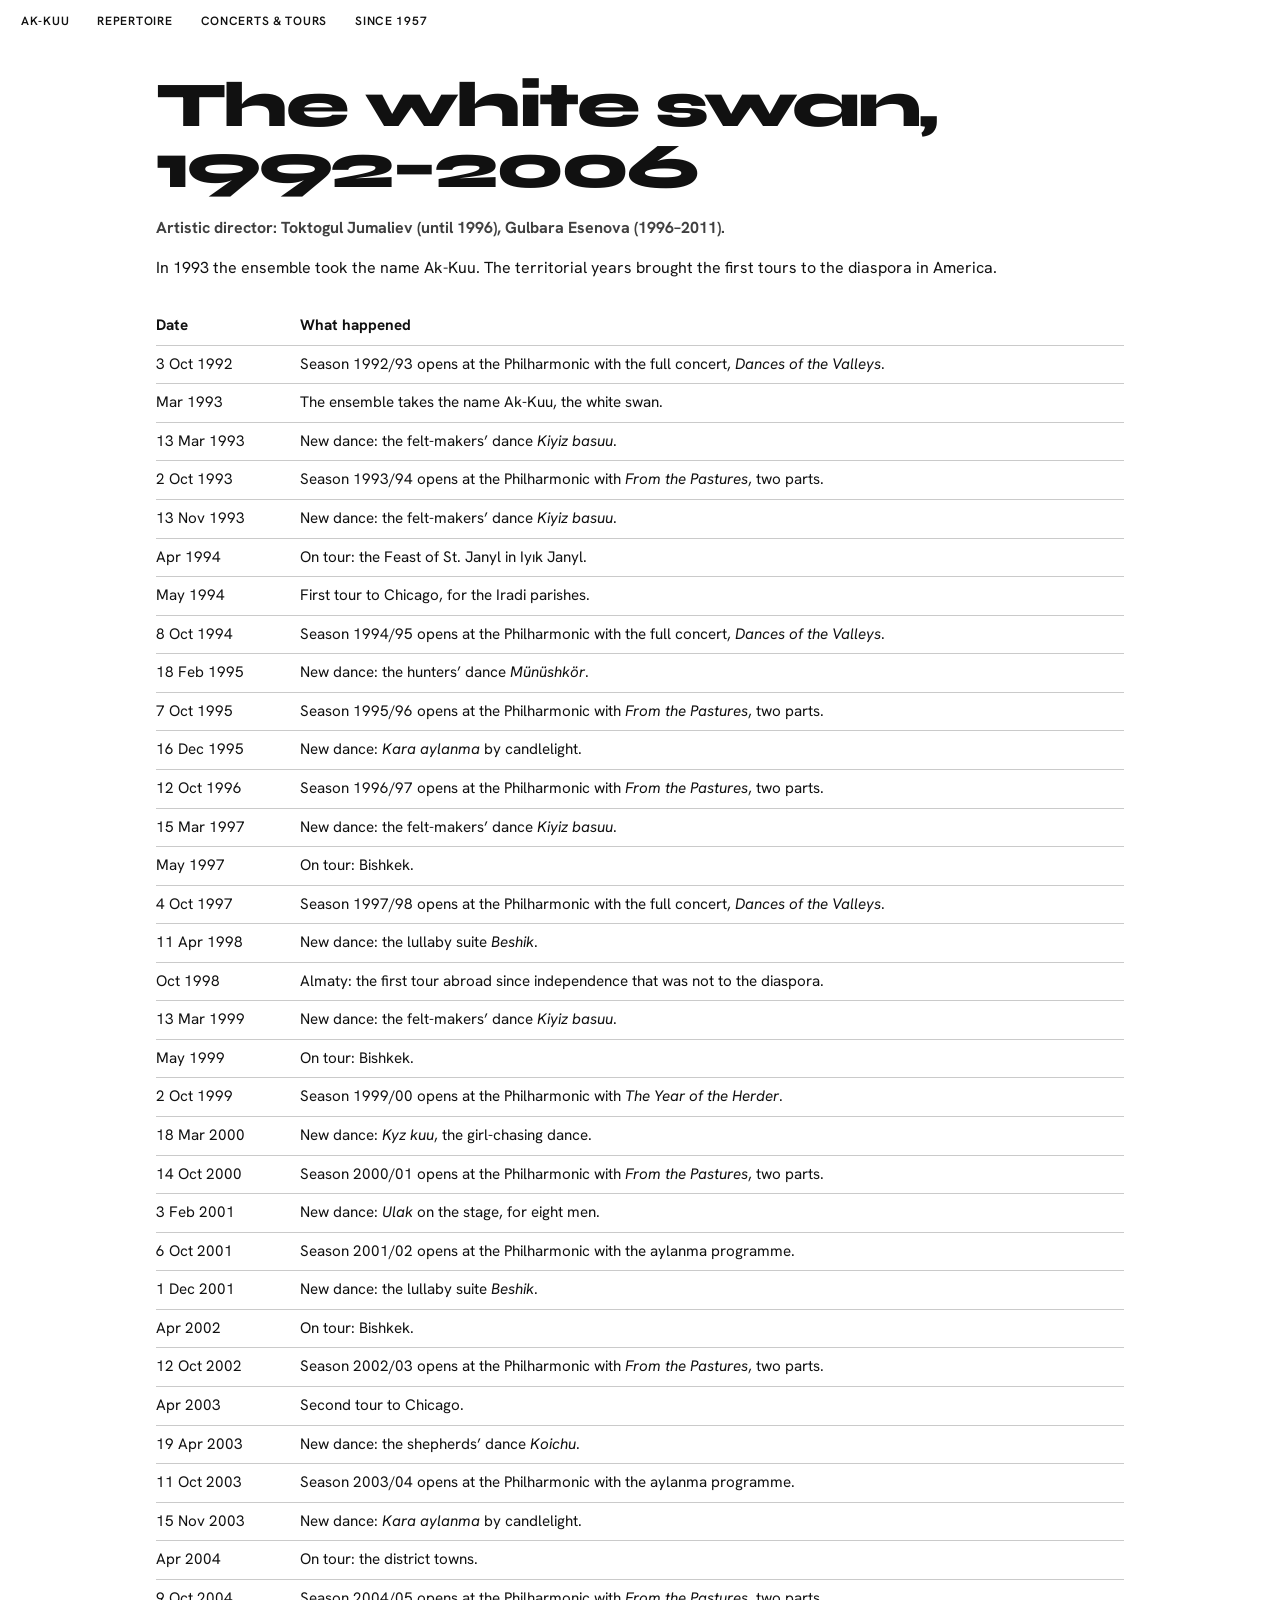
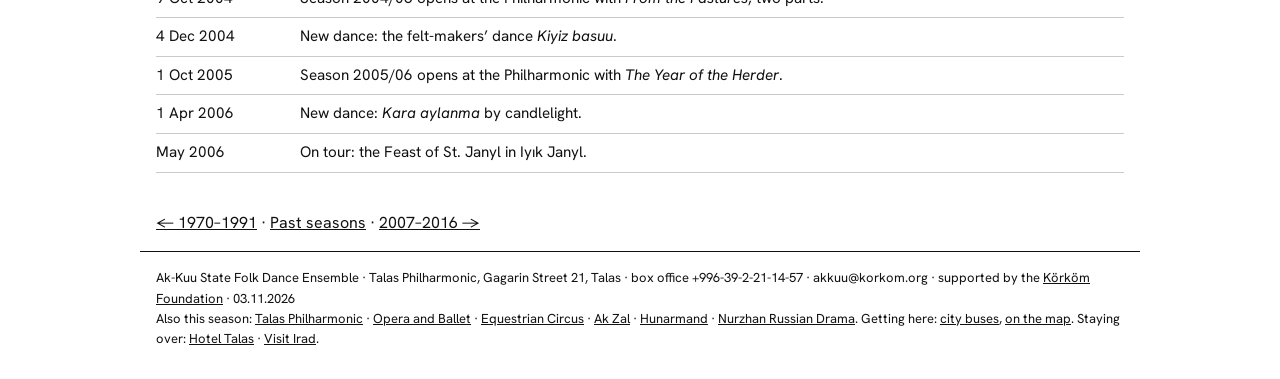
<file: past-1992-2006.html>
<!DOCTYPE html>
<html lang="en">
<head>
<meta charset="utf-8">
<meta name="viewport" content="width=device-width, initial-scale=1">
<title>The white swan, 1992–2006 - Ak-Kuu</title>
<meta name="description" content="Ak-Kuu: The white swan, 1992–2006.">
<link rel="canonical" href="https://akkuu.korkom.org/past-1992-2006.html">
<meta property="og:type" content="website">
<meta property="og:title" content="The white swan, 1992–2006 - Ak-Kuu">
<meta property="og:description" content="Ak-Kuu: The white swan, 1992–2006.">
<meta property="og:url" content="https://akkuu.korkom.org/past-1992-2006.html">
<meta property="og:image" content="https://akkuu.korkom.org/img/og-image.jpg">
<meta name="twitter:card" content="summary_large_image">
<link rel="icon" href="favicon.svg" type="image/svg+xml">
<link rel="preconnect" href="https://fonts.googleapis.com">
<link href="https://fonts.googleapis.com/css2?family=Syne:wght@800&family=Hanken+Grotesk:wght@400;600&display=swap" rel="stylesheet">
<link rel="stylesheet" href="css/site.css">
</head>
<body>
<div class="menu"><a href="index.html">Ak-Kuu</a><a href="repertoire.html">Repertoire</a><a href="tours.html">Concerts &amp; tours</a><a href="archive.html">Since 1957</a></div>
<main class="w" style="padding-top:30px"><style>.dp table{width:100%;border-collapse:collapse;margin:10px 0 22px;font-size:.95em}.dp th,.dp td{text-align:left;vertical-align:top;padding:7px 10px 7px 0;border-bottom:1px solid color-mix(in srgb,currentColor 22%,transparent)}.dp td.d{white-space:nowrap;width:9.5em;font-variant-numeric:tabular-nums}.dp .era{margin:0 0 6px;opacity:.8}.dp ul.idx{list-style:none;padding:0;margin:10px 0 24px}.dp ul.idx li{padding:9px 0;border-bottom:1px solid color-mix(in srgb,currentColor 22%,transparent)}.dp .scroll{overflow-x:auto}.dp blockquote{margin:6px 0 4px;padding-left:14px;border-left:3px solid currentColor;font-style:italic}.dp .src{font-size:.88em;opacity:.8;margin:0 0 18px}</style><div class="dp"><h1>The white swan, 1992–2006</h1><p class="era"><b>Artistic director: Toktogul Jumaliev (until 1996), Gulbara Esenova (1996–2011).</b></p><p>In 1993 the ensemble took the name Ak-Kuu. The territorial years brought the first tours to the diaspora in America.</p><div class="scroll"><table><thead><tr><th>Date</th><th>What happened</th></tr></thead><tbody><tr><td class="d">3 Oct 1992</td><td>Season 1992/93 opens at the Philharmonic with the full concert, <i>Dances of the Valleys</i>.</td></tr><tr><td class="d">Mar 1993</td><td>The ensemble takes the name Ak-Kuu, the white swan.</td></tr><tr><td class="d">13 Mar 1993</td><td>New dance: the felt-makers’ dance <i>Kiyiz basuu</i>.</td></tr><tr><td class="d">2 Oct 1993</td><td>Season 1993/94 opens at the Philharmonic with <i>From the Pastures</i>, two parts.</td></tr><tr><td class="d">13 Nov 1993</td><td>New dance: the felt-makers’ dance <i>Kiyiz basuu</i>.</td></tr><tr><td class="d">Apr 1994</td><td>On tour: the Feast of St. Janyl in Iyık Janyl.</td></tr><tr><td class="d">May 1994</td><td>First tour to Chicago, for the Iradi parishes.</td></tr><tr><td class="d">8 Oct 1994</td><td>Season 1994/95 opens at the Philharmonic with the full concert, <i>Dances of the Valleys</i>.</td></tr><tr><td class="d">18 Feb 1995</td><td>New dance: the hunters’ dance <i>Münüshkör</i>.</td></tr><tr><td class="d">7 Oct 1995</td><td>Season 1995/96 opens at the Philharmonic with <i>From the Pastures</i>, two parts.</td></tr><tr><td class="d">16 Dec 1995</td><td>New dance: <i>Kara aylanma</i> by candlelight.</td></tr><tr><td class="d">12 Oct 1996</td><td>Season 1996/97 opens at the Philharmonic with <i>From the Pastures</i>, two parts.</td></tr><tr><td class="d">15 Mar 1997</td><td>New dance: the felt-makers’ dance <i>Kiyiz basuu</i>.</td></tr><tr><td class="d">May 1997</td><td>On tour: Bishkek.</td></tr><tr><td class="d">4 Oct 1997</td><td>Season 1997/98 opens at the Philharmonic with the full concert, <i>Dances of the Valleys</i>.</td></tr><tr><td class="d">11 Apr 1998</td><td>New dance: the lullaby suite <i>Beshik</i>.</td></tr><tr><td class="d">Oct 1998</td><td>Almaty: the first tour abroad since independence that was not to the diaspora.</td></tr><tr><td class="d">13 Mar 1999</td><td>New dance: the felt-makers’ dance <i>Kiyiz basuu</i>.</td></tr><tr><td class="d">May 1999</td><td>On tour: Bishkek.</td></tr><tr><td class="d">2 Oct 1999</td><td>Season 1999/00 opens at the Philharmonic with <i>The Year of the Herder</i>.</td></tr><tr><td class="d">18 Mar 2000</td><td>New dance: <i>Kyz kuu</i>, the girl-chasing dance.</td></tr><tr><td class="d">14 Oct 2000</td><td>Season 2000/01 opens at the Philharmonic with <i>From the Pastures</i>, two parts.</td></tr><tr><td class="d">3 Feb 2001</td><td>New dance: <i>Ulak</i> on the stage, for eight men.</td></tr><tr><td class="d">6 Oct 2001</td><td>Season 2001/02 opens at the Philharmonic with the aylanma programme.</td></tr><tr><td class="d">1 Dec 2001</td><td>New dance: the lullaby suite <i>Beshik</i>.</td></tr><tr><td class="d">Apr 2002</td><td>On tour: Bishkek.</td></tr><tr><td class="d">12 Oct 2002</td><td>Season 2002/03 opens at the Philharmonic with <i>From the Pastures</i>, two parts.</td></tr><tr><td class="d">Apr 2003</td><td>Second tour to Chicago.</td></tr><tr><td class="d">19 Apr 2003</td><td>New dance: the shepherds’ dance <i>Koichu</i>.</td></tr><tr><td class="d">11 Oct 2003</td><td>Season 2003/04 opens at the Philharmonic with the aylanma programme.</td></tr><tr><td class="d">15 Nov 2003</td><td>New dance: <i>Kara aylanma</i> by candlelight.</td></tr><tr><td class="d">Apr 2004</td><td>On tour: the district towns.</td></tr><tr><td class="d">9 Oct 2004</td><td>Season 2004/05 opens at the Philharmonic with <i>From the Pastures</i>, two parts.</td></tr><tr><td class="d">4 Dec 2004</td><td>New dance: the felt-makers’ dance <i>Kiyiz basuu</i>.</td></tr><tr><td class="d">1 Oct 2005</td><td>Season 2005/06 opens at the Philharmonic with <i>The Year of the Herder</i>.</td></tr><tr><td class="d">1 Apr 2006</td><td>New dance: <i>Kara aylanma</i> by candlelight.</td></tr><tr><td class="d">May 2006</td><td>On tour: the Feast of St. Janyl in Iyık Janyl.</td></tr></tbody></table></div><p><a href="past-1970-1991.html">← 1970–1991</a> · <a href="archive.html">Past seasons</a> · <a href="past-2007-2016.html">2007–2016 →</a></p></div></main>
<footer class="w">Ak-Kuu State Folk Dance Ensemble · Talas Philharmonic, Gagarin Street 21, Talas · box office +996-39-2-21-14-57 · akkuu@korkom.org · supported by the <a href="https://korkom.org/">Körköm Foundation</a> · 03.11.2026<br>Also this season: <a href="https://philharmonic.korkom.org/">Talas Philharmonic</a> · <a href="https://talas-opera.korkom.org/afisha.html">Opera and Ballet</a> · <a href="https://circus.korkom.org/">Equestrian Circus</a> · <a href="https://akzal.korkom.org/">Ak Zal</a> · <a href="https://hunar.korkom.org/">Hunarmand</a> · <a href="https://nurzhan-drama.korkom.org/afisha.html">Nurzhan Russian Drama</a>. Getting here: <a href="https://transport.talas.iradgov.org/stops.html">city buses</a>, <a href="https://maps.attelkom.net/?p=talas-philharmonic-hall">on the map</a>. Staying over: <a href="https://wwv.attelkom.net/users/hoteltalas/">Hotel Talas</a> · <a href="https://visitirad.com/">Visit Irad</a>.</footer>
</body>
</html>
</file>
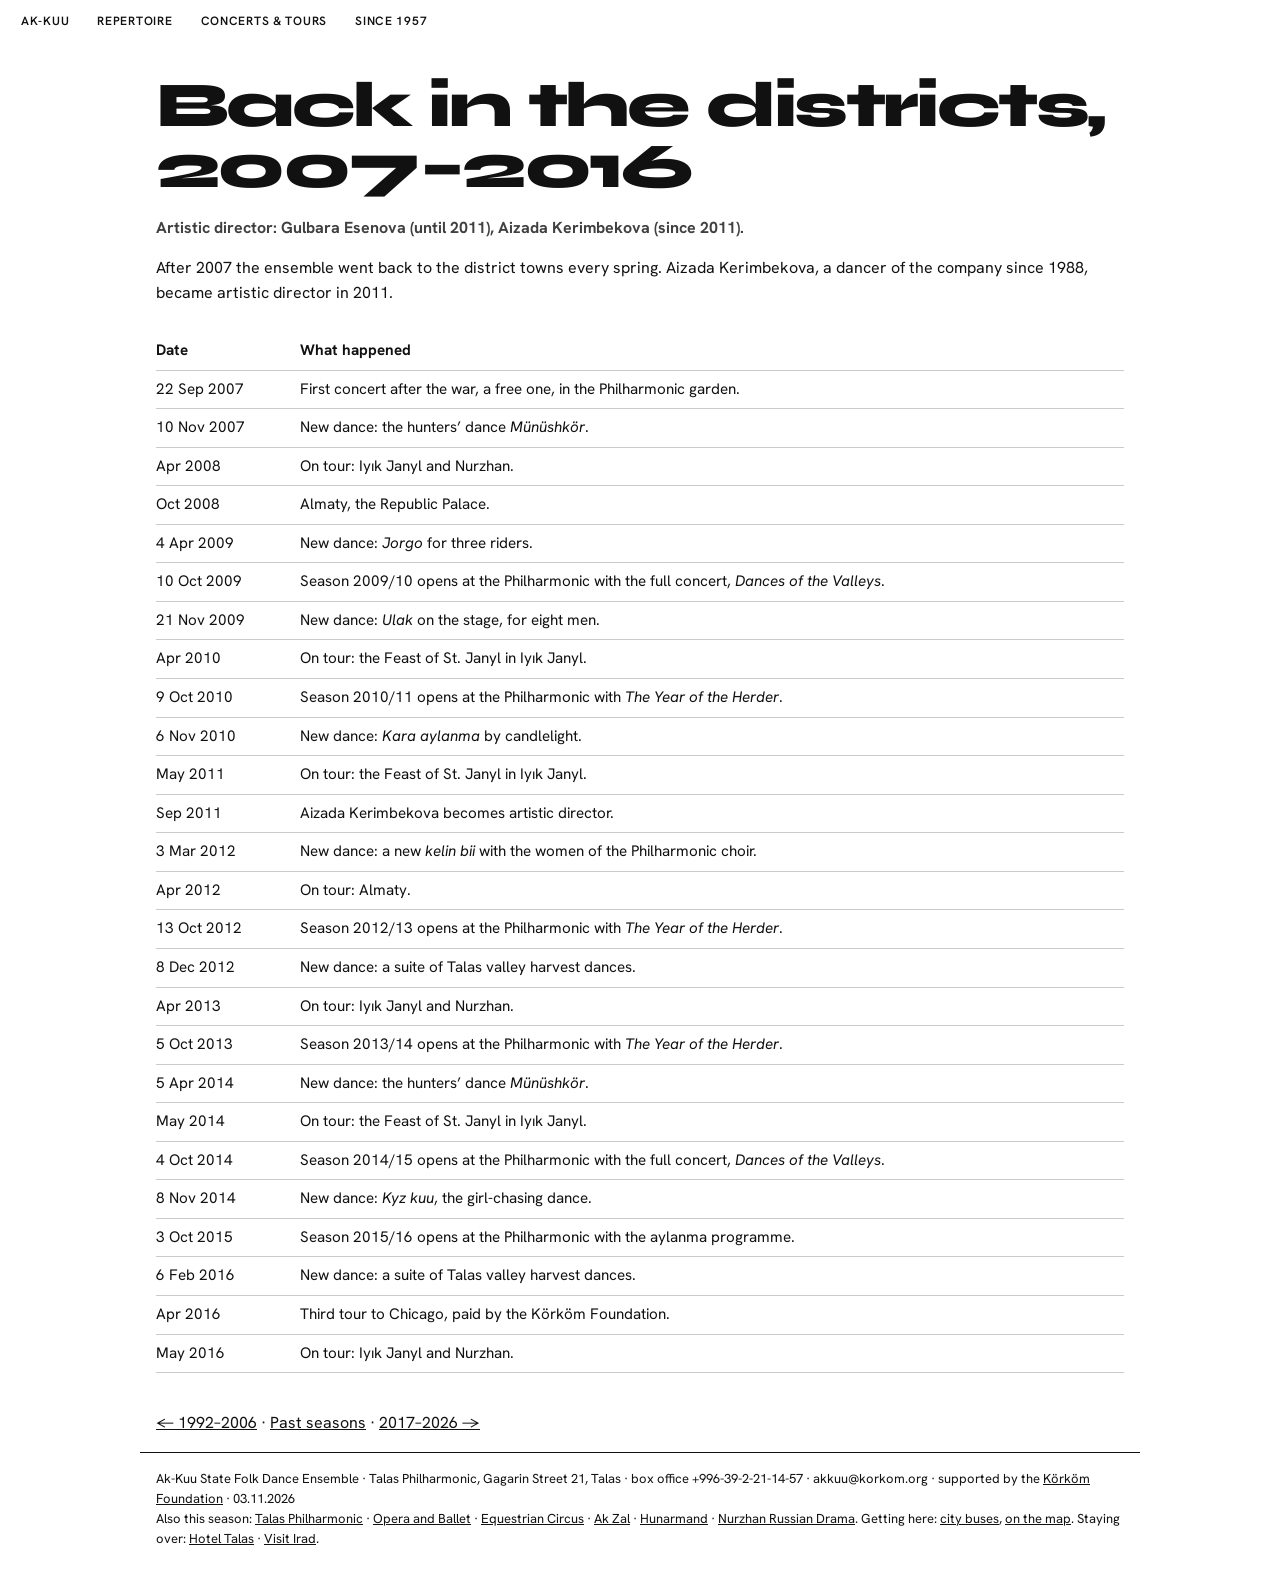
<file: past-2007-2016.html>
<!DOCTYPE html>
<html lang="en">
<head>
<meta charset="utf-8">
<meta name="viewport" content="width=device-width, initial-scale=1">
<title>Back in the districts, 2007–2016 - Ak-Kuu</title>
<meta name="description" content="Ak-Kuu: Back in the districts, 2007–2016.">
<link rel="canonical" href="https://akkuu.korkom.org/past-2007-2016.html">
<meta property="og:type" content="website">
<meta property="og:title" content="Back in the districts, 2007–2016 - Ak-Kuu">
<meta property="og:description" content="Ak-Kuu: Back in the districts, 2007–2016.">
<meta property="og:url" content="https://akkuu.korkom.org/past-2007-2016.html">
<meta property="og:image" content="https://akkuu.korkom.org/img/og-image.jpg">
<meta name="twitter:card" content="summary_large_image">
<link rel="icon" href="favicon.svg" type="image/svg+xml">
<link rel="preconnect" href="https://fonts.googleapis.com">
<link href="https://fonts.googleapis.com/css2?family=Syne:wght@800&family=Hanken+Grotesk:wght@400;600&display=swap" rel="stylesheet">
<link rel="stylesheet" href="css/site.css">
</head>
<body>
<div class="menu"><a href="index.html">Ak-Kuu</a><a href="repertoire.html">Repertoire</a><a href="tours.html">Concerts &amp; tours</a><a href="archive.html">Since 1957</a></div>
<main class="w" style="padding-top:30px"><style>.dp table{width:100%;border-collapse:collapse;margin:10px 0 22px;font-size:.95em}.dp th,.dp td{text-align:left;vertical-align:top;padding:7px 10px 7px 0;border-bottom:1px solid color-mix(in srgb,currentColor 22%,transparent)}.dp td.d{white-space:nowrap;width:9.5em;font-variant-numeric:tabular-nums}.dp .era{margin:0 0 6px;opacity:.8}.dp ul.idx{list-style:none;padding:0;margin:10px 0 24px}.dp ul.idx li{padding:9px 0;border-bottom:1px solid color-mix(in srgb,currentColor 22%,transparent)}.dp .scroll{overflow-x:auto}.dp blockquote{margin:6px 0 4px;padding-left:14px;border-left:3px solid currentColor;font-style:italic}.dp .src{font-size:.88em;opacity:.8;margin:0 0 18px}</style><div class="dp"><h1>Back in the districts, 2007–2016</h1><p class="era"><b>Artistic director: Gulbara Esenova (until 2011), Aizada Kerimbekova (since 2011).</b></p><p>After 2007 the ensemble went back to the district towns every spring. Aizada Kerimbekova, a dancer of the company since 1988, became artistic director in 2011.</p><div class="scroll"><table><thead><tr><th>Date</th><th>What happened</th></tr></thead><tbody><tr><td class="d">22 Sep 2007</td><td>First concert after the war, a free one, in the Philharmonic garden.</td></tr><tr><td class="d">10 Nov 2007</td><td>New dance: the hunters’ dance <i>Münüshkör</i>.</td></tr><tr><td class="d">Apr 2008</td><td>On tour: Iyık Janyl and Nurzhan.</td></tr><tr><td class="d">Oct 2008</td><td>Almaty, the Republic Palace.</td></tr><tr><td class="d">4 Apr 2009</td><td>New dance: <i>Jorgo</i> for three riders.</td></tr><tr><td class="d">10 Oct 2009</td><td>Season 2009/10 opens at the Philharmonic with the full concert, <i>Dances of the Valleys</i>.</td></tr><tr><td class="d">21 Nov 2009</td><td>New dance: <i>Ulak</i> on the stage, for eight men.</td></tr><tr><td class="d">Apr 2010</td><td>On tour: the Feast of St. Janyl in Iyık Janyl.</td></tr><tr><td class="d">9 Oct 2010</td><td>Season 2010/11 opens at the Philharmonic with <i>The Year of the Herder</i>.</td></tr><tr><td class="d">6 Nov 2010</td><td>New dance: <i>Kara aylanma</i> by candlelight.</td></tr><tr><td class="d">May 2011</td><td>On tour: the Feast of St. Janyl in Iyık Janyl.</td></tr><tr><td class="d">Sep 2011</td><td>Aizada Kerimbekova becomes artistic director.</td></tr><tr><td class="d">3 Mar 2012</td><td>New dance: a new <i>kelin bii</i> with the women of the Philharmonic choir.</td></tr><tr><td class="d">Apr 2012</td><td>On tour: Almaty.</td></tr><tr><td class="d">13 Oct 2012</td><td>Season 2012/13 opens at the Philharmonic with <i>The Year of the Herder</i>.</td></tr><tr><td class="d">8 Dec 2012</td><td>New dance: a suite of Talas valley harvest dances.</td></tr><tr><td class="d">Apr 2013</td><td>On tour: Iyık Janyl and Nurzhan.</td></tr><tr><td class="d">5 Oct 2013</td><td>Season 2013/14 opens at the Philharmonic with <i>The Year of the Herder</i>.</td></tr><tr><td class="d">5 Apr 2014</td><td>New dance: the hunters’ dance <i>Münüshkör</i>.</td></tr><tr><td class="d">May 2014</td><td>On tour: the Feast of St. Janyl in Iyık Janyl.</td></tr><tr><td class="d">4 Oct 2014</td><td>Season 2014/15 opens at the Philharmonic with the full concert, <i>Dances of the Valleys</i>.</td></tr><tr><td class="d">8 Nov 2014</td><td>New dance: <i>Kyz kuu</i>, the girl-chasing dance.</td></tr><tr><td class="d">3 Oct 2015</td><td>Season 2015/16 opens at the Philharmonic with the aylanma programme.</td></tr><tr><td class="d">6 Feb 2016</td><td>New dance: a suite of Talas valley harvest dances.</td></tr><tr><td class="d">Apr 2016</td><td>Third tour to Chicago, paid by the Körköm Foundation.</td></tr><tr><td class="d">May 2016</td><td>On tour: Iyık Janyl and Nurzhan.</td></tr></tbody></table></div><p><a href="past-1992-2006.html">← 1992–2006</a> · <a href="archive.html">Past seasons</a> · <a href="past-2017-2026.html">2017–2026 →</a></p></div></main>
<footer class="w">Ak-Kuu State Folk Dance Ensemble · Talas Philharmonic, Gagarin Street 21, Talas · box office +996-39-2-21-14-57 · akkuu@korkom.org · supported by the <a href="https://korkom.org/">Körköm Foundation</a> · 03.11.2026<br>Also this season: <a href="https://philharmonic.korkom.org/">Talas Philharmonic</a> · <a href="https://talas-opera.korkom.org/afisha.html">Opera and Ballet</a> · <a href="https://circus.korkom.org/">Equestrian Circus</a> · <a href="https://akzal.korkom.org/">Ak Zal</a> · <a href="https://hunar.korkom.org/">Hunarmand</a> · <a href="https://nurzhan-drama.korkom.org/afisha.html">Nurzhan Russian Drama</a>. Getting here: <a href="https://transport.talas.iradgov.org/stops.html">city buses</a>, <a href="https://maps.attelkom.net/?p=talas-philharmonic-hall">on the map</a>. Staying over: <a href="https://wwv.attelkom.net/users/hoteltalas/">Hotel Talas</a> · <a href="https://visitirad.com/">Visit Irad</a>.</footer>
</body>
</html>
</file>
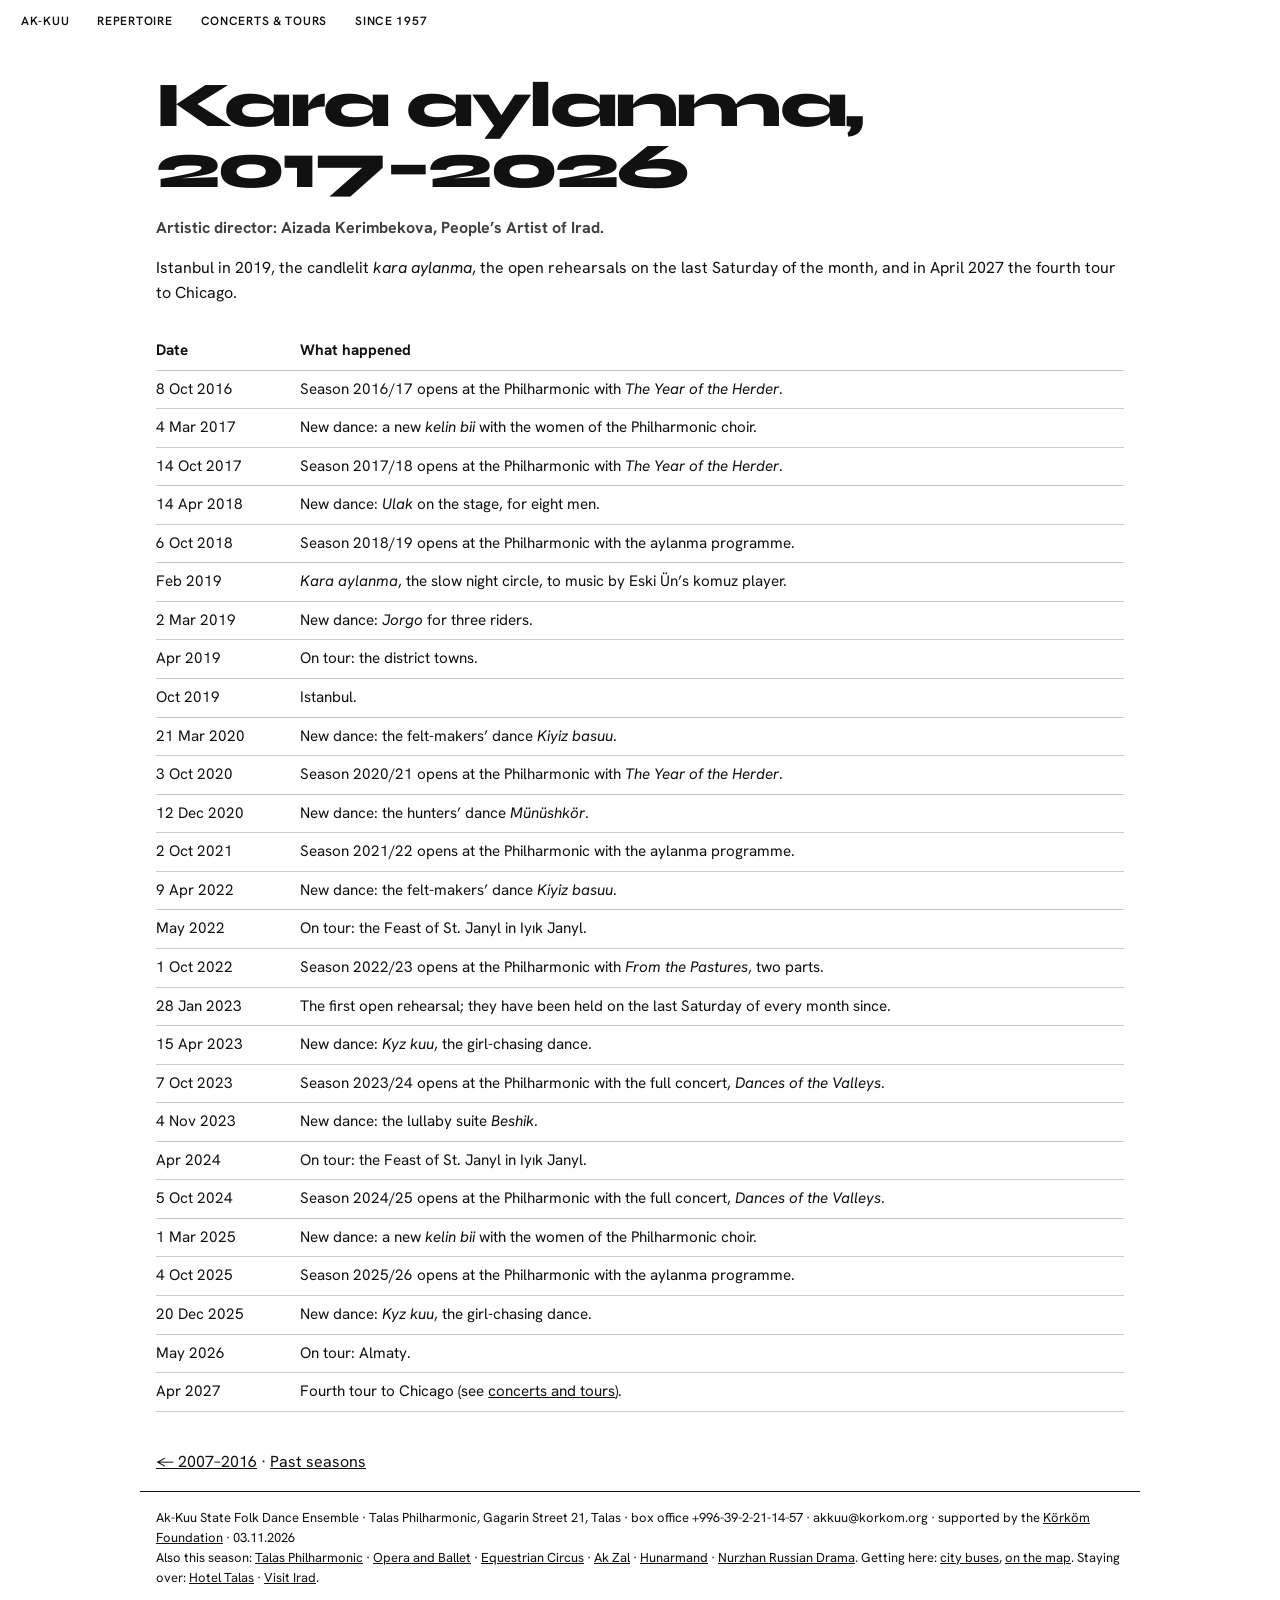
<file: past-2017-2026.html>
<!DOCTYPE html>
<html lang="en">
<head>
<meta charset="utf-8">
<meta name="viewport" content="width=device-width, initial-scale=1">
<title>Kara aylanma, 2017–2026 - Ak-Kuu</title>
<meta name="description" content="Ak-Kuu: Kara aylanma, 2017–2026.">
<link rel="canonical" href="https://akkuu.korkom.org/past-2017-2026.html">
<meta property="og:type" content="website">
<meta property="og:title" content="Kara aylanma, 2017–2026 - Ak-Kuu">
<meta property="og:description" content="Ak-Kuu: Kara aylanma, 2017–2026.">
<meta property="og:url" content="https://akkuu.korkom.org/past-2017-2026.html">
<meta property="og:image" content="https://akkuu.korkom.org/img/og-image.jpg">
<meta name="twitter:card" content="summary_large_image">
<link rel="icon" href="favicon.svg" type="image/svg+xml">
<link rel="preconnect" href="https://fonts.googleapis.com">
<link href="https://fonts.googleapis.com/css2?family=Syne:wght@800&family=Hanken+Grotesk:wght@400;600&display=swap" rel="stylesheet">
<link rel="stylesheet" href="css/site.css">
</head>
<body>
<div class="menu"><a href="index.html">Ak-Kuu</a><a href="repertoire.html">Repertoire</a><a href="tours.html">Concerts &amp; tours</a><a href="archive.html">Since 1957</a></div>
<main class="w" style="padding-top:30px"><style>.dp table{width:100%;border-collapse:collapse;margin:10px 0 22px;font-size:.95em}.dp th,.dp td{text-align:left;vertical-align:top;padding:7px 10px 7px 0;border-bottom:1px solid color-mix(in srgb,currentColor 22%,transparent)}.dp td.d{white-space:nowrap;width:9.5em;font-variant-numeric:tabular-nums}.dp .era{margin:0 0 6px;opacity:.8}.dp ul.idx{list-style:none;padding:0;margin:10px 0 24px}.dp ul.idx li{padding:9px 0;border-bottom:1px solid color-mix(in srgb,currentColor 22%,transparent)}.dp .scroll{overflow-x:auto}.dp blockquote{margin:6px 0 4px;padding-left:14px;border-left:3px solid currentColor;font-style:italic}.dp .src{font-size:.88em;opacity:.8;margin:0 0 18px}</style><div class="dp"><h1>Kara aylanma, 2017–2026</h1><p class="era"><b>Artistic director: Aizada Kerimbekova, People’s Artist of Irad.</b></p><p>Istanbul in 2019, the candlelit <i>kara aylanma</i>, the open rehearsals on the last Saturday of the month, and in April 2027 the fourth tour to Chicago.</p><div class="scroll"><table><thead><tr><th>Date</th><th>What happened</th></tr></thead><tbody><tr><td class="d">8 Oct 2016</td><td>Season 2016/17 opens at the Philharmonic with <i>The Year of the Herder</i>.</td></tr><tr><td class="d">4 Mar 2017</td><td>New dance: a new <i>kelin bii</i> with the women of the Philharmonic choir.</td></tr><tr><td class="d">14 Oct 2017</td><td>Season 2017/18 opens at the Philharmonic with <i>The Year of the Herder</i>.</td></tr><tr><td class="d">14 Apr 2018</td><td>New dance: <i>Ulak</i> on the stage, for eight men.</td></tr><tr><td class="d">6 Oct 2018</td><td>Season 2018/19 opens at the Philharmonic with the aylanma programme.</td></tr><tr><td class="d">Feb 2019</td><td><i>Kara aylanma</i>, the slow night circle, to music by Eski Ün’s komuz player.</td></tr><tr><td class="d">2 Mar 2019</td><td>New dance: <i>Jorgo</i> for three riders.</td></tr><tr><td class="d">Apr 2019</td><td>On tour: the district towns.</td></tr><tr><td class="d">Oct 2019</td><td>Istanbul.</td></tr><tr><td class="d">21 Mar 2020</td><td>New dance: the felt-makers’ dance <i>Kiyiz basuu</i>.</td></tr><tr><td class="d">3 Oct 2020</td><td>Season 2020/21 opens at the Philharmonic with <i>The Year of the Herder</i>.</td></tr><tr><td class="d">12 Dec 2020</td><td>New dance: the hunters’ dance <i>Münüshkör</i>.</td></tr><tr><td class="d">2 Oct 2021</td><td>Season 2021/22 opens at the Philharmonic with the aylanma programme.</td></tr><tr><td class="d">9 Apr 2022</td><td>New dance: the felt-makers’ dance <i>Kiyiz basuu</i>.</td></tr><tr><td class="d">May 2022</td><td>On tour: the Feast of St. Janyl in Iyık Janyl.</td></tr><tr><td class="d">1 Oct 2022</td><td>Season 2022/23 opens at the Philharmonic with <i>From the Pastures</i>, two parts.</td></tr><tr><td class="d">28 Jan 2023</td><td>The first open rehearsal; they have been held on the last Saturday of every month since.</td></tr><tr><td class="d">15 Apr 2023</td><td>New dance: <i>Kyz kuu</i>, the girl-chasing dance.</td></tr><tr><td class="d">7 Oct 2023</td><td>Season 2023/24 opens at the Philharmonic with the full concert, <i>Dances of the Valleys</i>.</td></tr><tr><td class="d">4 Nov 2023</td><td>New dance: the lullaby suite <i>Beshik</i>.</td></tr><tr><td class="d">Apr 2024</td><td>On tour: the Feast of St. Janyl in Iyık Janyl.</td></tr><tr><td class="d">5 Oct 2024</td><td>Season 2024/25 opens at the Philharmonic with the full concert, <i>Dances of the Valleys</i>.</td></tr><tr><td class="d">1 Mar 2025</td><td>New dance: a new <i>kelin bii</i> with the women of the Philharmonic choir.</td></tr><tr><td class="d">4 Oct 2025</td><td>Season 2025/26 opens at the Philharmonic with the aylanma programme.</td></tr><tr><td class="d">20 Dec 2025</td><td>New dance: <i>Kyz kuu</i>, the girl-chasing dance.</td></tr><tr><td class="d">May 2026</td><td>On tour: Almaty.</td></tr><tr><td class="d">Apr 2027</td><td>Fourth tour to Chicago (see <a href="tours.html">concerts and tours</a>).</td></tr></tbody></table></div><p><a href="past-2007-2016.html">← 2007–2016</a> · <a href="archive.html">Past seasons</a></p></div></main>
<footer class="w">Ak-Kuu State Folk Dance Ensemble · Talas Philharmonic, Gagarin Street 21, Talas · box office +996-39-2-21-14-57 · akkuu@korkom.org · supported by the <a href="https://korkom.org/">Körköm Foundation</a> · 03.11.2026<br>Also this season: <a href="https://philharmonic.korkom.org/">Talas Philharmonic</a> · <a href="https://talas-opera.korkom.org/afisha.html">Opera and Ballet</a> · <a href="https://circus.korkom.org/">Equestrian Circus</a> · <a href="https://akzal.korkom.org/">Ak Zal</a> · <a href="https://hunar.korkom.org/">Hunarmand</a> · <a href="https://nurzhan-drama.korkom.org/afisha.html">Nurzhan Russian Drama</a>. Getting here: <a href="https://transport.talas.iradgov.org/stops.html">city buses</a>, <a href="https://maps.attelkom.net/?p=talas-philharmonic-hall">on the map</a>. Staying over: <a href="https://wwv.attelkom.net/users/hoteltalas/">Hotel Talas</a> · <a href="https://visitirad.com/">Visit Irad</a>.</footer>
</body>
</html>
</file>
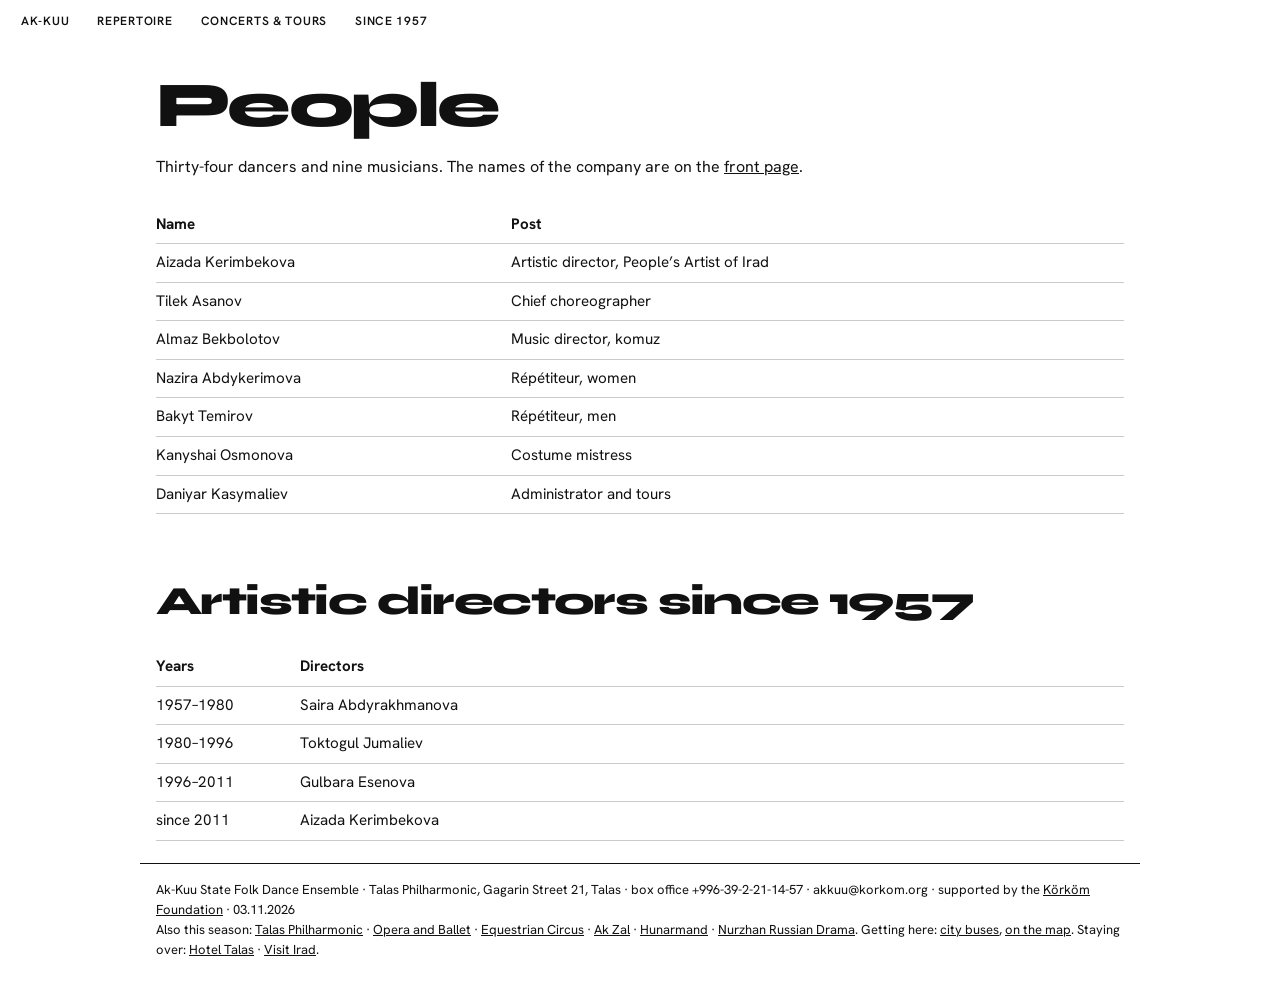
<file: people.html>
<!DOCTYPE html>
<html lang="en">
<head>
<meta charset="utf-8">
<meta name="viewport" content="width=device-width, initial-scale=1">
<title>People - Ak-Kuu</title>
<meta name="description" content="The dancers, musicians and staff of Ak-Kuu, and its artistic directors since 1957.">
<link rel="canonical" href="https://akkuu.korkom.org/people.html">
<meta property="og:type" content="website">
<meta property="og:title" content="People - Ak-Kuu">
<meta property="og:description" content="The dancers, musicians and staff of Ak-Kuu, and its artistic directors since 1957.">
<meta property="og:url" content="https://akkuu.korkom.org/people.html">
<meta property="og:image" content="https://akkuu.korkom.org/img/og-image.jpg">
<meta name="twitter:card" content="summary_large_image">
<link rel="icon" href="favicon.svg" type="image/svg+xml">
<link rel="preconnect" href="https://fonts.googleapis.com">
<link href="https://fonts.googleapis.com/css2?family=Syne:wght@800&family=Hanken+Grotesk:wght@400;600&display=swap" rel="stylesheet">
<link rel="stylesheet" href="css/site.css">
</head>
<body>
<div class="menu"><a href="index.html">Ak-Kuu</a><a href="repertoire.html">Repertoire</a><a href="tours.html">Concerts &amp; tours</a><a href="archive.html">Since 1957</a></div>
<main class="w" style="padding-top:30px"><style>.dp table{width:100%;border-collapse:collapse;margin:10px 0 22px;font-size:.95em}.dp th,.dp td{text-align:left;vertical-align:top;padding:7px 10px 7px 0;border-bottom:1px solid color-mix(in srgb,currentColor 22%,transparent)}.dp td.d{white-space:nowrap;width:9.5em;font-variant-numeric:tabular-nums}.dp .era{margin:0 0 6px;opacity:.8}.dp ul.idx{list-style:none;padding:0;margin:10px 0 24px}.dp ul.idx li{padding:9px 0;border-bottom:1px solid color-mix(in srgb,currentColor 22%,transparent)}.dp .scroll{overflow-x:auto}.dp blockquote{margin:6px 0 4px;padding-left:14px;border-left:3px solid currentColor;font-style:italic}.dp .src{font-size:.88em;opacity:.8;margin:0 0 18px}</style><div class="dp"><h1>People</h1><p>Thirty-four dancers and nine musicians. The names of the company are on the <a href="index.html">front page</a>.</p><div class="scroll"><table><thead><tr><th>Name</th><th>Post</th></tr></thead><tbody><tr><td>Aizada Kerimbekova</td><td>Artistic director, People’s Artist of Irad</td></tr><tr><td>Tilek Asanov</td><td>Chief choreographer</td></tr><tr><td>Almaz Bekbolotov</td><td>Music director, komuz</td></tr><tr><td>Nazira Abdykerimova</td><td>Répétiteur, women</td></tr><tr><td>Bakyt Temirov</td><td>Répétiteur, men</td></tr><tr><td>Kanyshai Osmonova</td><td>Costume mistress</td></tr><tr><td>Daniyar Kasymaliev</td><td>Administrator and tours</td></tr></tbody></table></div><h2>Artistic directors since 1957</h2><div class="scroll"><table><thead><tr><th>Years</th><th>Directors</th></tr></thead><tbody><tr><td class="d">1957–1980</td><td>Saira Abdyrakhmanova</td></tr><tr><td class="d">1980–1996</td><td>Toktogul Jumaliev</td></tr><tr><td class="d">1996–2011</td><td>Gulbara Esenova</td></tr><tr><td class="d">since 2011</td><td>Aizada Kerimbekova</td></tr></tbody></table></div></div></main>
<footer class="w">Ak-Kuu State Folk Dance Ensemble · Talas Philharmonic, Gagarin Street 21, Talas · box office +996-39-2-21-14-57 · akkuu@korkom.org · supported by the <a href="https://korkom.org/">Körköm Foundation</a> · 03.11.2026<br>Also this season: <a href="https://philharmonic.korkom.org/">Talas Philharmonic</a> · <a href="https://talas-opera.korkom.org/afisha.html">Opera and Ballet</a> · <a href="https://circus.korkom.org/">Equestrian Circus</a> · <a href="https://akzal.korkom.org/">Ak Zal</a> · <a href="https://hunar.korkom.org/">Hunarmand</a> · <a href="https://nurzhan-drama.korkom.org/afisha.html">Nurzhan Russian Drama</a>. Getting here: <a href="https://transport.talas.iradgov.org/stops.html">city buses</a>, <a href="https://maps.attelkom.net/?p=talas-philharmonic-hall">on the map</a>. Staying over: <a href="https://wwv.attelkom.net/users/hoteltalas/">Hotel Talas</a> · <a href="https://visitirad.com/">Visit Irad</a>.</footer>
</body>
</html>
</file>
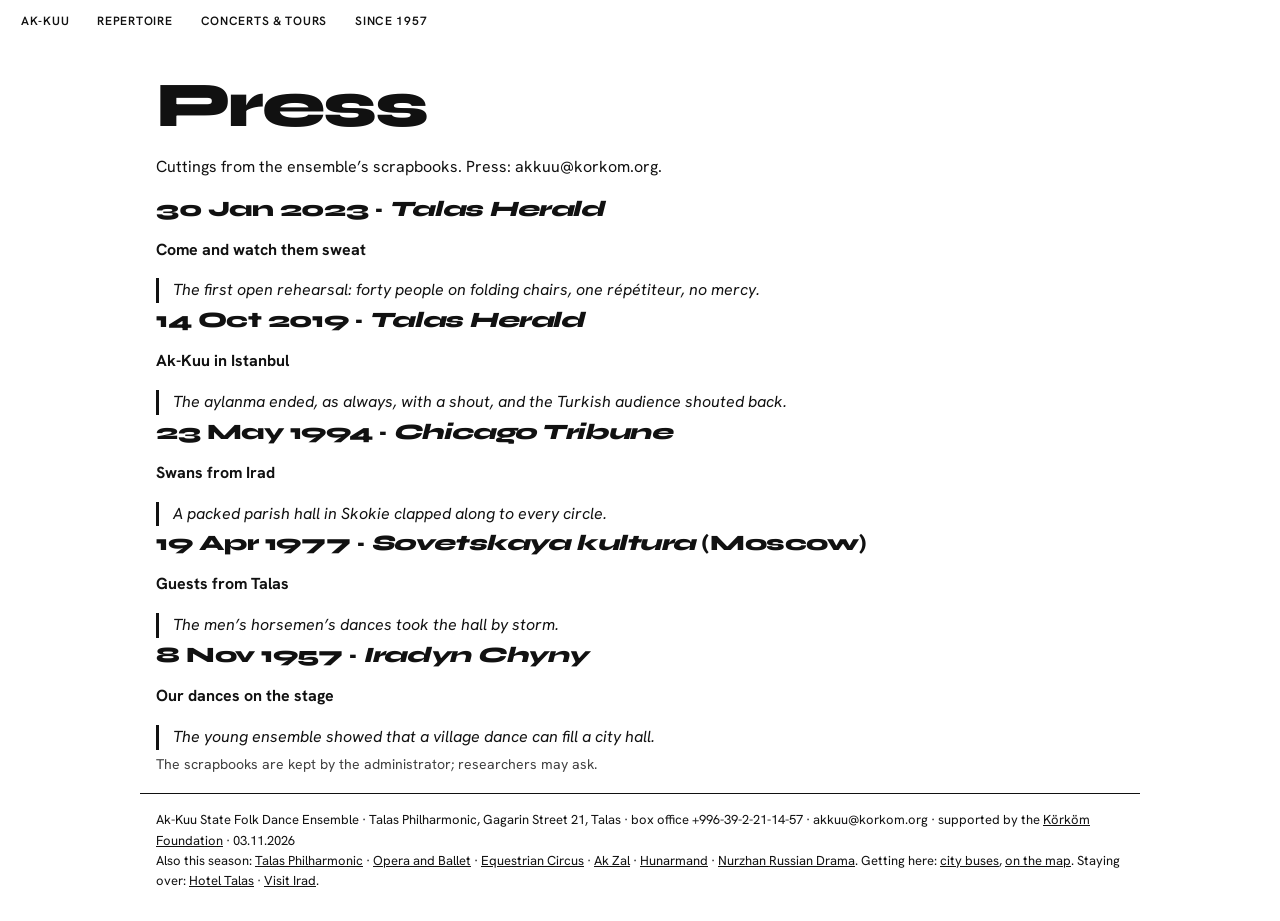
<file: press.html>
<!DOCTYPE html>
<html lang="en">
<head>
<meta charset="utf-8">
<meta name="viewport" content="width=device-width, initial-scale=1">
<title>Press - Ak-Kuu</title>
<meta name="description" content="Ak-Kuu in the press since 1957.">
<link rel="canonical" href="https://akkuu.korkom.org/press.html">
<meta property="og:type" content="website">
<meta property="og:title" content="Press - Ak-Kuu">
<meta property="og:description" content="Ak-Kuu in the press since 1957.">
<meta property="og:url" content="https://akkuu.korkom.org/press.html">
<meta property="og:image" content="https://akkuu.korkom.org/img/og-image.jpg">
<meta name="twitter:card" content="summary_large_image">
<link rel="icon" href="favicon.svg" type="image/svg+xml">
<link rel="preconnect" href="https://fonts.googleapis.com">
<link href="https://fonts.googleapis.com/css2?family=Syne:wght@800&family=Hanken+Grotesk:wght@400;600&display=swap" rel="stylesheet">
<link rel="stylesheet" href="css/site.css">
</head>
<body>
<div class="menu"><a href="index.html">Ak-Kuu</a><a href="repertoire.html">Repertoire</a><a href="tours.html">Concerts &amp; tours</a><a href="archive.html">Since 1957</a></div>
<main class="w" style="padding-top:30px"><style>.dp table{width:100%;border-collapse:collapse;margin:10px 0 22px;font-size:.95em}.dp th,.dp td{text-align:left;vertical-align:top;padding:7px 10px 7px 0;border-bottom:1px solid color-mix(in srgb,currentColor 22%,transparent)}.dp td.d{white-space:nowrap;width:9.5em;font-variant-numeric:tabular-nums}.dp .era{margin:0 0 6px;opacity:.8}.dp ul.idx{list-style:none;padding:0;margin:10px 0 24px}.dp ul.idx li{padding:9px 0;border-bottom:1px solid color-mix(in srgb,currentColor 22%,transparent)}.dp .scroll{overflow-x:auto}.dp blockquote{margin:6px 0 4px;padding-left:14px;border-left:3px solid currentColor;font-style:italic}.dp .src{font-size:.88em;opacity:.8;margin:0 0 18px}</style><div class="dp"><h1>Press</h1><p>Cuttings from the ensemble’s scrapbooks. Press: akkuu@korkom.org.</p><h3>30 Jan 2023 · <i>Talas Herald</i></h3><p><b>Come and watch them sweat</b></p><blockquote>The first open rehearsal: forty people on folding chairs, one répétiteur, no mercy.</blockquote><h3>14 Oct 2019 · <i>Talas Herald</i></h3><p><b>Ak-Kuu in Istanbul</b></p><blockquote>The aylanma ended, as always, with a shout, and the Turkish audience shouted back.</blockquote><h3>23 May 1994 · <i>Chicago Tribune</i></h3><p><b>Swans from Irad</b></p><blockquote>A packed parish hall in Skokie clapped along to every circle.</blockquote><h3>19 Apr 1977 · <i>Sovetskaya kultura</i> (Moscow)</h3><p><b>Guests from Talas</b></p><blockquote>The men’s horsemen’s dances took the hall by storm.</blockquote><h3>8 Nov 1957 · <i>Iradyn Chyny</i></h3><p><b>Our dances on the stage</b></p><blockquote>The young ensemble showed that a village dance can fill a city hall.</blockquote><p class="src">The scrapbooks are kept by the administrator; researchers may ask.</p></div></main>
<footer class="w">Ak-Kuu State Folk Dance Ensemble · Talas Philharmonic, Gagarin Street 21, Talas · box office +996-39-2-21-14-57 · akkuu@korkom.org · supported by the <a href="https://korkom.org/">Körköm Foundation</a> · 03.11.2026<br>Also this season: <a href="https://philharmonic.korkom.org/">Talas Philharmonic</a> · <a href="https://talas-opera.korkom.org/afisha.html">Opera and Ballet</a> · <a href="https://circus.korkom.org/">Equestrian Circus</a> · <a href="https://akzal.korkom.org/">Ak Zal</a> · <a href="https://hunar.korkom.org/">Hunarmand</a> · <a href="https://nurzhan-drama.korkom.org/afisha.html">Nurzhan Russian Drama</a>. Getting here: <a href="https://transport.talas.iradgov.org/stops.html">city buses</a>, <a href="https://maps.attelkom.net/?p=talas-philharmonic-hall">on the map</a>. Staying over: <a href="https://wwv.attelkom.net/users/hoteltalas/">Hotel Talas</a> · <a href="https://visitirad.com/">Visit Irad</a>.</footer>
</body>
</html>
</file>
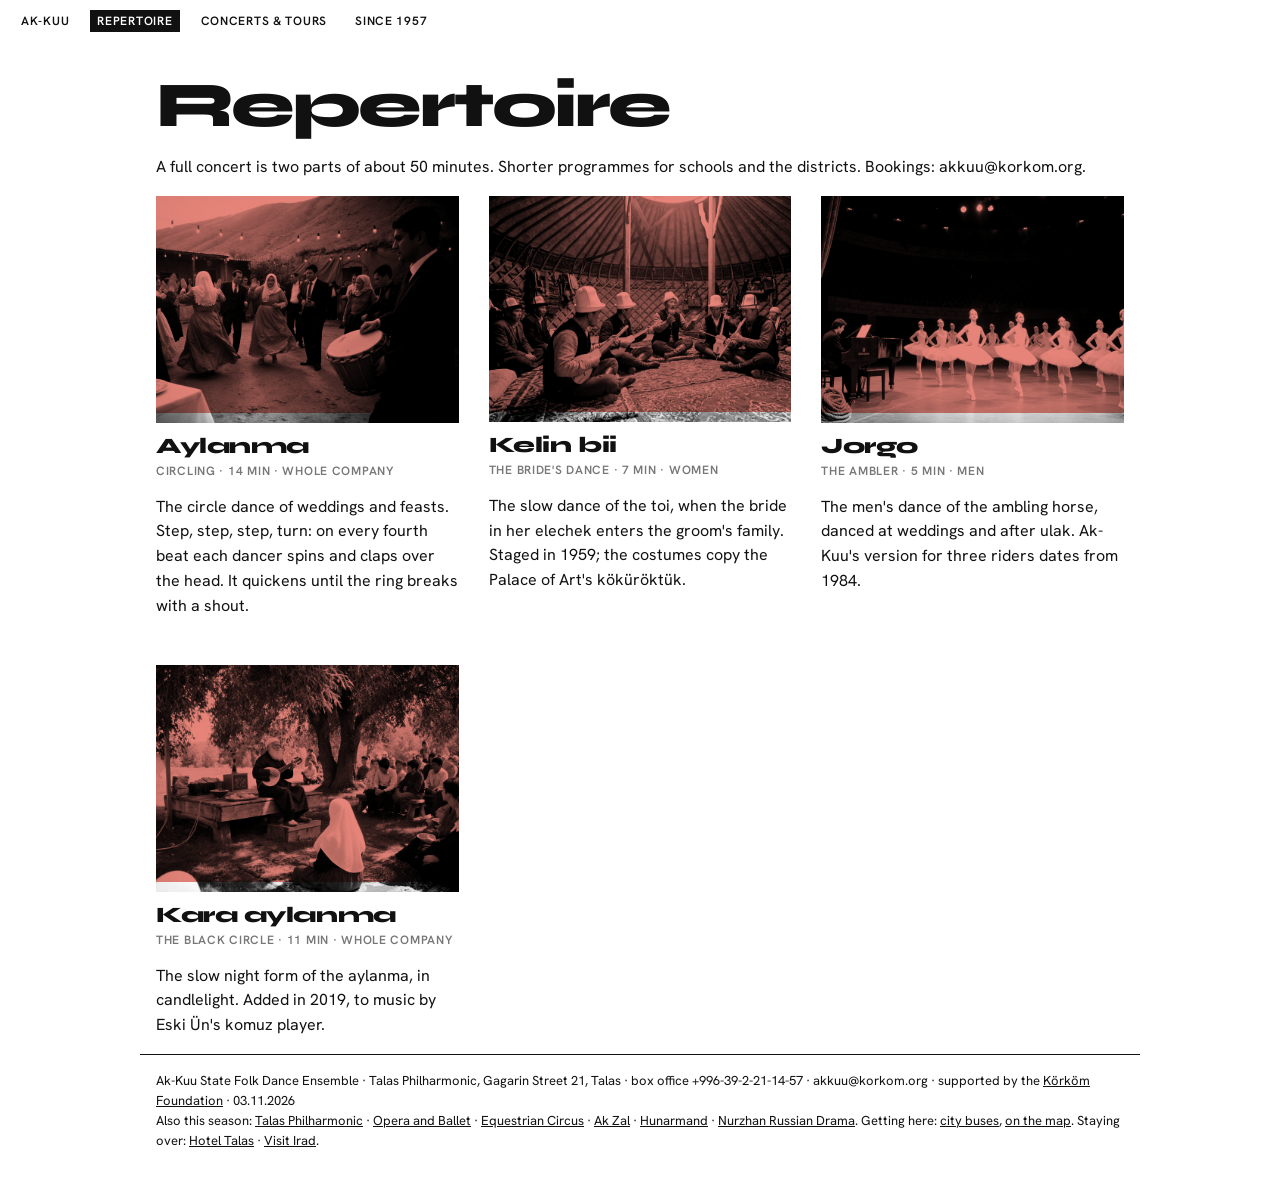
<file: repertoire.html>
<!DOCTYPE html>
<html lang="en">
<head>
<meta charset="utf-8">
<meta name="viewport" content="width=device-width, initial-scale=1">
<title>Repertoire - Ak-Kuu</title>
<meta name="description" content="Ak-Kuu&#x27;s dances: the aylanma ring, kelin bii, jorgo and kara aylanma.">
<link rel="canonical" href="https://akkuu.korkom.org/repertoire.html">
<meta property="og:type" content="website">
<meta property="og:title" content="Repertoire - Ak-Kuu">
<meta property="og:description" content="Ak-Kuu&#x27;s dances: the aylanma ring, kelin bii, jorgo and kara aylanma.">
<meta property="og:url" content="https://akkuu.korkom.org/repertoire.html">
<meta property="og:image" content="https://akkuu.korkom.org/img/og-image.jpg">
<meta name="twitter:card" content="summary_large_image">
<link rel="icon" href="favicon.svg" type="image/svg+xml">
<link rel="preconnect" href="https://fonts.googleapis.com">
<link href="https://fonts.googleapis.com/css2?family=Syne:wght@800&family=Hanken+Grotesk:wght@400;600&display=swap" rel="stylesheet">
<link rel="stylesheet" href="css/site.css">
</head>
<body>
<div class="menu"><a href="index.html">Ak-Kuu</a><a href="repertoire.html" class="on">Repertoire</a><a href="tours.html">Concerts &amp; tours</a><a href="archive.html">Since 1957</a></div>
<main class="w" style="padding-top:30px"><h1>Repertoire</h1><p>A full concert is two parts of about 50 minutes. Shorter programmes for schools and the districts. Bookings: akkuu@korkom.org.</p>
<div class="rep"><div><div class="ph"><img src="img/r-aylanma.jpg" alt="Ak-Kuu State Folk Dance Ensemble dancing Aylanma"></div><h3>Aylanma</h3><div class="dur">Circling · 14 min · whole company</div><p>The circle dance of weddings and feasts. Step, step, step, turn: on every fourth beat each dancer spins and claps over the head. It quickens until the ring breaks with a shout.</p></div><div><div class="ph"><img src="img/r-kelin-bii.jpg" alt="Ak-Kuu State Folk Dance Ensemble dancing Kelin bii"></div><h3>Kelin bii</h3><div class="dur">The bride&#x27;s dance · 7 min · women</div><p>The slow dance of the toi, when the bride in her elechek enters the groom&#x27;s family. Staged in 1959; the costumes copy the Palace of Art&#x27;s köküröktük.</p></div><div><div class="ph"><img src="img/r-jorgo.jpg" alt="Ak-Kuu State Folk Dance Ensemble dancing Jorgo"></div><h3>Jorgo</h3><div class="dur">The ambler · 5 min · men</div><p>The men&#x27;s dance of the ambling horse, danced at weddings and after ulak. Ak-Kuu&#x27;s version for three riders dates from 1984.</p></div><div><div class="ph"><img src="img/r-kara-aylanma.jpg" alt="Ak-Kuu State Folk Dance Ensemble dancing Kara aylanma"></div><h3>Kara aylanma</h3><div class="dur">The black circle · 11 min · whole company</div><p>The slow night form of the aylanma, in candlelight. Added in 2019, to music by Eski Ün&#x27;s komuz player.</p></div></div></main>
<footer class="w">Ak-Kuu State Folk Dance Ensemble · Talas Philharmonic, Gagarin Street 21, Talas · box office +996-39-2-21-14-57 · akkuu@korkom.org · supported by the <a href="https://korkom.org/">Körköm Foundation</a> · 03.11.2026<br>Also this season: <a href="https://philharmonic.korkom.org/">Talas Philharmonic</a> · <a href="https://talas-opera.korkom.org/afisha.html">Opera and Ballet</a> · <a href="https://circus.korkom.org/">Equestrian Circus</a> · <a href="https://akzal.korkom.org/">Ak Zal</a> · <a href="https://hunar.korkom.org/">Hunarmand</a> · <a href="https://nurzhan-drama.korkom.org/afisha.html">Nurzhan Russian Drama</a>. Getting here: <a href="https://transport.talas.iradgov.org/stops.html">city buses</a>, <a href="https://maps.attelkom.net/?p=talas-philharmonic-hall">on the map</a>. Staying over: <a href="https://wwv.attelkom.net/users/hoteltalas/">Hotel Talas</a> · <a href="https://visitirad.com/">Visit Irad</a>.</footer>
</body>
</html>
</file>
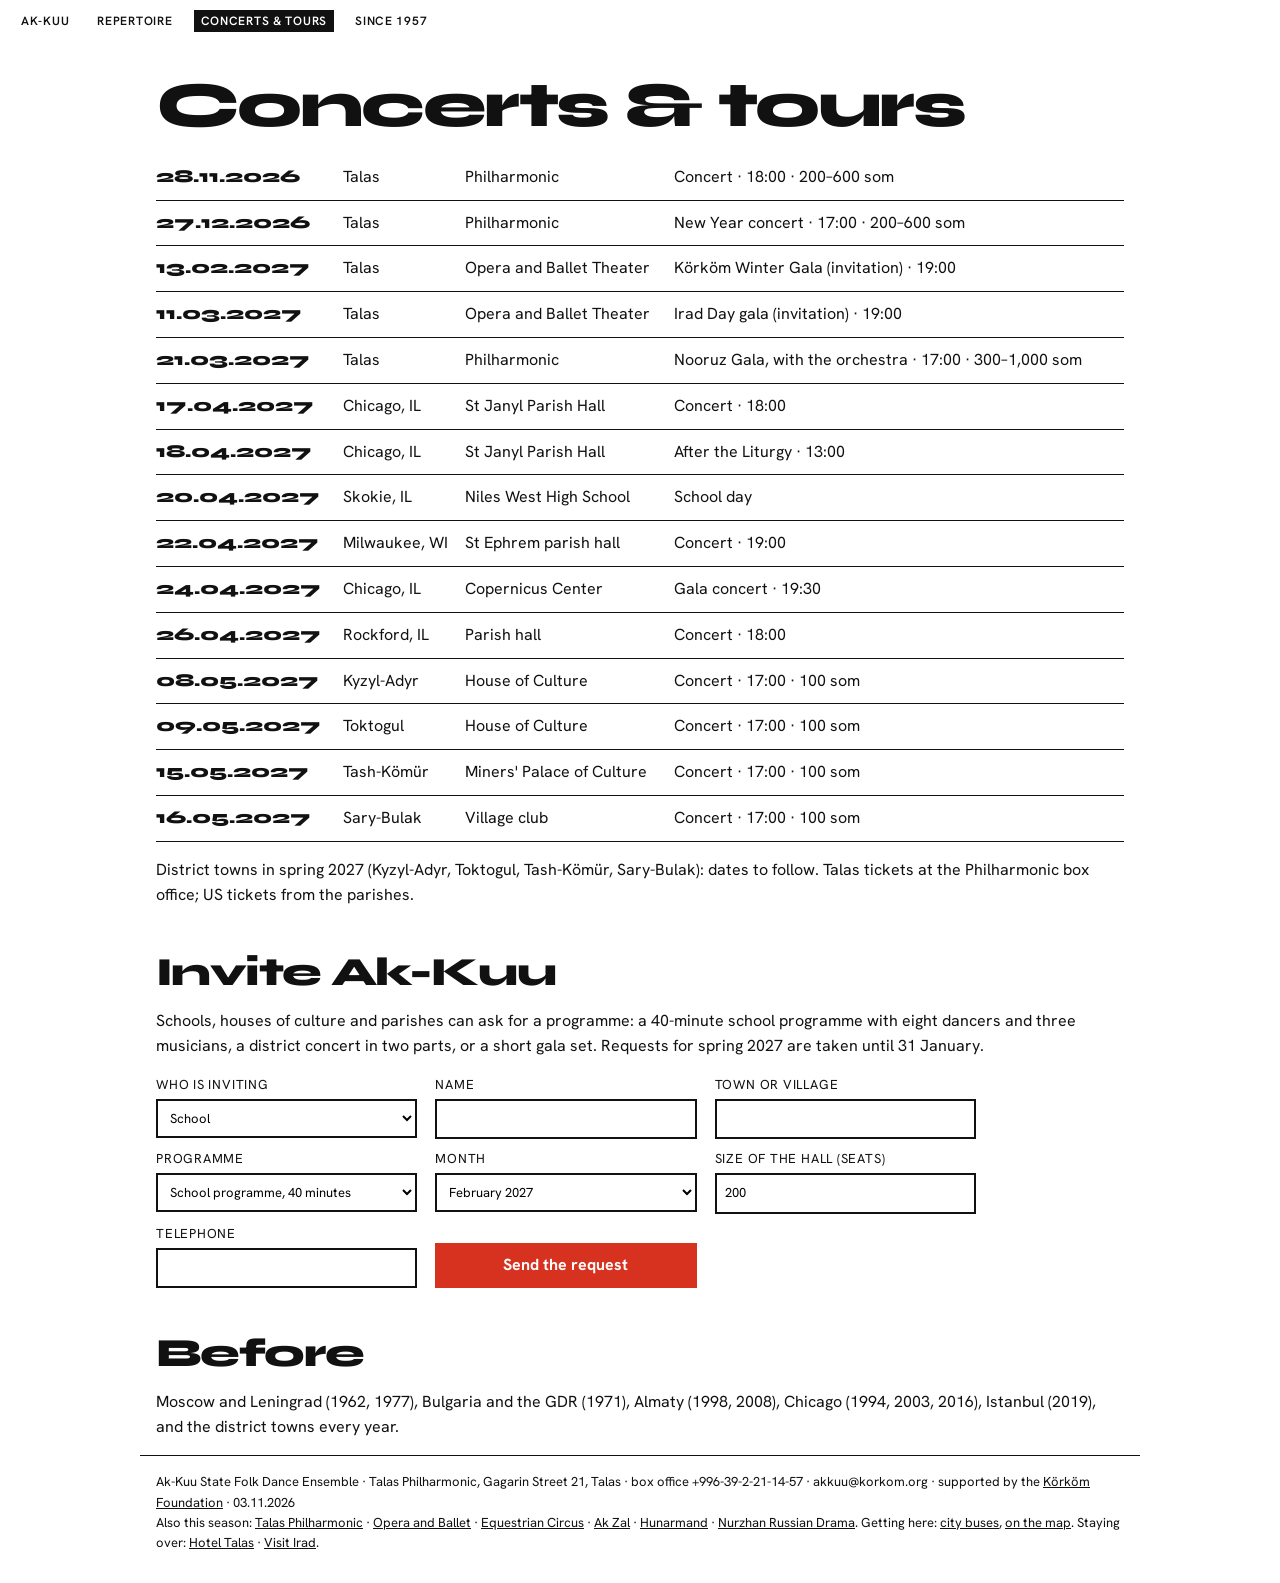
<file: tours.html>
<!DOCTYPE html>
<html lang="en">
<head>
<meta charset="utf-8">
<meta name="viewport" content="width=device-width, initial-scale=1">
<title>Concerts and tours - Ak-Kuu</title>
<meta name="description" content="Ak-Kuu concert and tour dates: Talas, the Irad Day gala and the April 2027 Chicago tour.">
<link rel="canonical" href="https://akkuu.korkom.org/tours.html">
<meta property="og:type" content="website">
<meta property="og:title" content="Concerts and tours - Ak-Kuu">
<meta property="og:description" content="Ak-Kuu concert and tour dates: Talas, the Irad Day gala and the April 2027 Chicago tour.">
<meta property="og:url" content="https://akkuu.korkom.org/tours.html">
<meta property="og:image" content="https://akkuu.korkom.org/img/og-image.jpg">
<meta name="twitter:card" content="summary_large_image">
<link rel="icon" href="favicon.svg" type="image/svg+xml">
<link rel="preconnect" href="https://fonts.googleapis.com">
<link href="https://fonts.googleapis.com/css2?family=Syne:wght@800&family=Hanken+Grotesk:wght@400;600&display=swap" rel="stylesheet">
<link rel="stylesheet" href="css/site.css">
</head>
<body>
<div class="menu"><a href="index.html">Ak-Kuu</a><a href="repertoire.html">Repertoire</a><a href="tours.html" class="on">Concerts &amp; tours</a><a href="archive.html">Since 1957</a></div>
<main class="w" style="padding-top:30px"><h1>Concerts &amp; tours</h1>
<div class="scroll"><table class="tour"><tr><td class="d">28.11.2026</td><td>Talas</td><td>Philharmonic</td><td>Concert · 18:00 · 200–600 som</td></tr><tr><td class="d">27.12.2026</td><td>Talas</td><td>Philharmonic</td><td>New Year concert · 17:00 · 200–600 som</td></tr><tr><td class="d">13.02.2027</td><td>Talas</td><td>Opera and Ballet Theater</td><td>Körköm Winter Gala (invitation) · 19:00</td></tr><tr><td class="d">11.03.2027</td><td>Talas</td><td>Opera and Ballet Theater</td><td>Irad Day gala (invitation) · 19:00</td></tr><tr><td class="d">21.03.2027</td><td>Talas</td><td>Philharmonic</td><td>Nooruz Gala, with the orchestra · 17:00 · 300–1,000 som</td></tr><tr><td class="d">17.04.2027</td><td>Chicago, IL</td><td>St Janyl Parish Hall</td><td>Concert · 18:00</td></tr><tr><td class="d">18.04.2027</td><td>Chicago, IL</td><td>St Janyl Parish Hall</td><td>After the Liturgy · 13:00</td></tr><tr><td class="d">20.04.2027</td><td>Skokie, IL</td><td>Niles West High School</td><td>School day</td></tr><tr><td class="d">22.04.2027</td><td>Milwaukee, WI</td><td>St Ephrem parish hall</td><td>Concert · 19:00</td></tr><tr><td class="d">24.04.2027</td><td>Chicago, IL</td><td>Copernicus Center</td><td>Gala concert · 19:30</td></tr><tr><td class="d">26.04.2027</td><td>Rockford, IL</td><td>Parish hall</td><td>Concert · 18:00</td></tr><tr><td class="d">08.05.2027</td><td>Kyzyl-Adyr</td><td>House of Culture</td><td>Concert · 17:00 · 100 som</td></tr><tr><td class="d">09.05.2027</td><td>Toktogul</td><td>House of Culture</td><td>Concert · 17:00 · 100 som</td></tr><tr><td class="d">15.05.2027</td><td>Tash-Kömür</td><td>Miners&#x27; Palace of Culture</td><td>Concert · 17:00 · 100 som</td></tr><tr><td class="d">16.05.2027</td><td>Sary-Bulak</td><td>Village club</td><td>Concert · 17:00 · 100 som</td></tr></table></div>
<p>District towns in spring 2027 (Kyzyl-Adyr, Toktogul, Tash-Kömür, Sary-Bulak): dates to follow. Talas tickets at the Philharmonic box office; US tickets from the parishes.</p>
<h2>Invite Ak-Kuu</h2><p>Schools, houses of culture and parishes can ask for a programme: a 40-minute school programme with eight dancers and three musicians, a district concert in two parts, or a short gala set. Requests for spring 2027 are taken until 31 January.</p>
<form id="inv" class="inv" action="#"><style>.inv{display:grid;grid-template-columns:repeat(auto-fit,minmax(220px,1fr));gap:10px 18px;max-width:820px;margin:14px 0}.inv label{display:block;font-size:13px;text-transform:uppercase;letter-spacing:.06em}.inv input,.inv select{width:100%;box-sizing:border-box;font:inherit;padding:8px;border:2px solid #111;background:#fff;margin-top:4px}.inv button{font:inherit;font-weight:700;padding:10px 18px;border:0;background:#d6321f;color:#fff;cursor:pointer;align-self:end}#invr{display:none;border-left:6px solid #d6321f;padding:10px 16px;max-width:780px;background:#fff}</style>
<label>Who is inviting<select name="who"><option>School</option><option>House of culture</option><option>Parish</option><option>Town or district hall</option><option>Other</option></select></label>
<label>Name<input name="org" required></label>
<label>Town or village<input name="town" required></label>
<label>Programme<select name="prog"><option>School programme, 40 minutes</option><option>District concert, two parts</option><option>Gala set, 20 minutes</option></select></label>
<label>Month<select name="m"><option>February 2027</option><option>March 2027</option><option>May 2027</option><option>June 2027</option></select></label>
<label>Size of the hall (seats)<input name="seats" type="number" min="50" max="2000" value="200" required></label>
<label>Telephone<input name="tel" required></label>
<button type="submit">Send the request</button></form>
<div id="invr"></div>
<script>(function(){var f=document.getElementById('inv'),r=document.getElementById('invr');f.addEventListener('submit',function(ev){ev.preventDefault();
var s=parseInt(f.seats.value,10),stage=f.prog.value.indexOf('School')===0?'a floor of at least 8 × 6 m':'a stage of at least 10 × 8 m and two dressing rooms';
var n='AK-27-'+(1000+Math.floor(Math.random()*9000));
r.style.display='block';r.innerHTML='<b>Request '+n+'</b><br>'+f.prog.value+' for '+f.org.value.replace(/</g,'')+', '+f.town.value.replace(/</g,'')+', '+f.m.value+'.<br>You will need '+stage+(s>600?'; for a hall this size the ensemble brings its own sound':'')+'. The ensemble is on tour in the United States in April 2027.<br>The administrator will call you within two weeks with the dates and conditions. Questions: akkuu@korkom.org.';});})();</script>
<h2>Before</h2><p>Moscow and Leningrad (1962, 1977), Bulgaria and the GDR (1971), Almaty (1998, 2008), Chicago (1994, 2003, 2016), Istanbul (2019), and the district towns every year.</p></main>
<footer class="w">Ak-Kuu State Folk Dance Ensemble · Talas Philharmonic, Gagarin Street 21, Talas · box office +996-39-2-21-14-57 · akkuu@korkom.org · supported by the <a href="https://korkom.org/">Körköm Foundation</a> · 03.11.2026<br>Also this season: <a href="https://philharmonic.korkom.org/">Talas Philharmonic</a> · <a href="https://talas-opera.korkom.org/afisha.html">Opera and Ballet</a> · <a href="https://circus.korkom.org/">Equestrian Circus</a> · <a href="https://akzal.korkom.org/">Ak Zal</a> · <a href="https://hunar.korkom.org/">Hunarmand</a> · <a href="https://nurzhan-drama.korkom.org/afisha.html">Nurzhan Russian Drama</a>. Getting here: <a href="https://transport.talas.iradgov.org/stops.html">city buses</a>, <a href="https://maps.attelkom.net/?p=talas-philharmonic-hall">on the map</a>. Staying over: <a href="https://wwv.attelkom.net/users/hoteltalas/">Hotel Talas</a> · <a href="https://visitirad.com/">Visit Irad</a>.</footer>
</body>
</html>
</file>
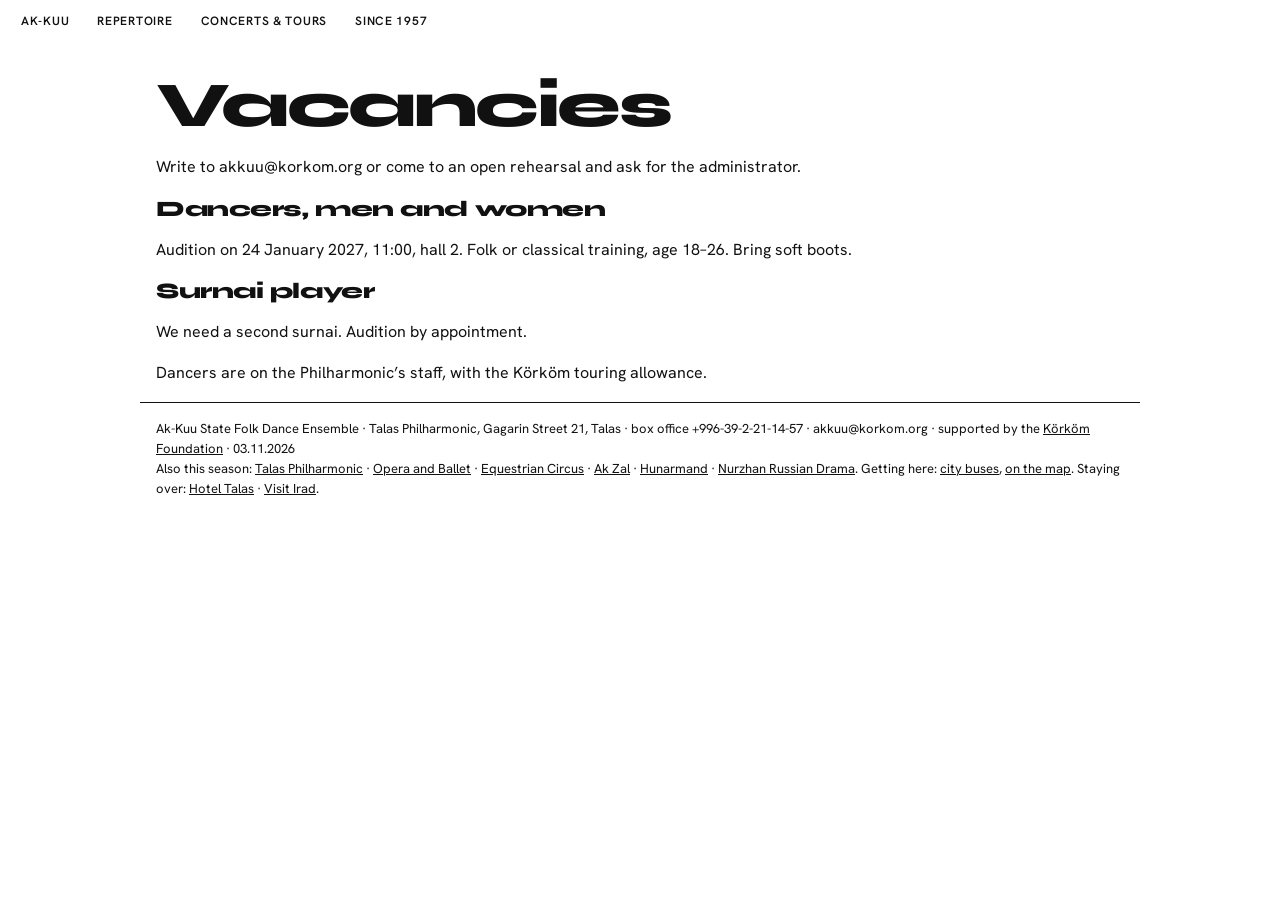
<file: vacancies.html>
<!DOCTYPE html>
<html lang="en">
<head>
<meta charset="utf-8">
<meta name="viewport" content="width=device-width, initial-scale=1">
<title>Vacancies - Ak-Kuu</title>
<meta name="description" content="Vacancies at Ak-Kuu: dancers and musicians.">
<link rel="canonical" href="https://akkuu.korkom.org/vacancies.html">
<meta property="og:type" content="website">
<meta property="og:title" content="Vacancies - Ak-Kuu">
<meta property="og:description" content="Vacancies at Ak-Kuu: dancers and musicians.">
<meta property="og:url" content="https://akkuu.korkom.org/vacancies.html">
<meta property="og:image" content="https://akkuu.korkom.org/img/og-image.jpg">
<meta name="twitter:card" content="summary_large_image">
<link rel="icon" href="favicon.svg" type="image/svg+xml">
<link rel="preconnect" href="https://fonts.googleapis.com">
<link href="https://fonts.googleapis.com/css2?family=Syne:wght@800&family=Hanken+Grotesk:wght@400;600&display=swap" rel="stylesheet">
<link rel="stylesheet" href="css/site.css">
</head>
<body>
<div class="menu"><a href="index.html">Ak-Kuu</a><a href="repertoire.html">Repertoire</a><a href="tours.html">Concerts &amp; tours</a><a href="archive.html">Since 1957</a></div>
<main class="w" style="padding-top:30px"><style>.dp table{width:100%;border-collapse:collapse;margin:10px 0 22px;font-size:.95em}.dp th,.dp td{text-align:left;vertical-align:top;padding:7px 10px 7px 0;border-bottom:1px solid color-mix(in srgb,currentColor 22%,transparent)}.dp td.d{white-space:nowrap;width:9.5em;font-variant-numeric:tabular-nums}.dp .era{margin:0 0 6px;opacity:.8}.dp ul.idx{list-style:none;padding:0;margin:10px 0 24px}.dp ul.idx li{padding:9px 0;border-bottom:1px solid color-mix(in srgb,currentColor 22%,transparent)}.dp .scroll{overflow-x:auto}.dp blockquote{margin:6px 0 4px;padding-left:14px;border-left:3px solid currentColor;font-style:italic}.dp .src{font-size:.88em;opacity:.8;margin:0 0 18px}</style><div class="dp"><h1>Vacancies</h1><p>Write to akkuu@korkom.org or come to an open rehearsal and ask for the administrator.</p><h3>Dancers, men and women</h3><p>Audition on 24 January 2027, 11:00, hall 2. Folk or classical training, age 18–26. Bring soft boots.</p><h3>Surnai player</h3><p>We need a second surnai. Audition by appointment.</p><p>Dancers are on the Philharmonic’s staff, with the Körköm touring allowance.</p></div></main>
<footer class="w">Ak-Kuu State Folk Dance Ensemble · Talas Philharmonic, Gagarin Street 21, Talas · box office +996-39-2-21-14-57 · akkuu@korkom.org · supported by the <a href="https://korkom.org/">Körköm Foundation</a> · 03.11.2026<br>Also this season: <a href="https://philharmonic.korkom.org/">Talas Philharmonic</a> · <a href="https://talas-opera.korkom.org/afisha.html">Opera and Ballet</a> · <a href="https://circus.korkom.org/">Equestrian Circus</a> · <a href="https://akzal.korkom.org/">Ak Zal</a> · <a href="https://hunar.korkom.org/">Hunarmand</a> · <a href="https://nurzhan-drama.korkom.org/afisha.html">Nurzhan Russian Drama</a>. Getting here: <a href="https://transport.talas.iradgov.org/stops.html">city buses</a>, <a href="https://maps.attelkom.net/?p=talas-philharmonic-hall">on the map</a>. Staying over: <a href="https://wwv.attelkom.net/users/hoteltalas/">Hotel Talas</a> · <a href="https://visitirad.com/">Visit Irad</a>.</footer>
</body>
</html>
</file>
<file: css/site.css>
:root{--red:#d6321f;--ink:#111;--paper:#fff;--grey:#777;
--disp:'Syne','Arial Black',sans-serif;--body:'Hanken Grotesk',Arial,sans-serif}
*{box-sizing:border-box}
body{margin:0;background:var(--paper);color:var(--ink);font:16px/1.55 var(--body)}
a{color:var(--ink)}
a:focus-visible{outline:2px solid var(--red);outline-offset:2px}
.menu{position:fixed;top:calc(10px + env(safe-area-inset-top,0px));left:max(14px,env(safe-area-inset-left,0px));z-index:3;display:flex;gap:14px;font:600 12px var(--body);text-transform:uppercase;letter-spacing:.06em}
.menu a{text-decoration:none;background:#fff;padding:3px 7px}
.menu a.on{background:var(--ink);color:#fff}
.stage{position:relative;min-height:760px;background:#300 center/cover;overflow:hidden}
.stage::before{content:"";position:absolute;inset:0;background:var(--red);mix-blend-mode:multiply;opacity:.75}
.cut{position:absolute;left:50%;top:0;transform:translateX(-50%);width:min(560px,86vw);z-index:2}
.cut .a{background:#fff;border-radius:0 0 180px 0;font:800 clamp(64px,14vw,150px)/.82 var(--disp);letter-spacing:-.06em;padding:30px 30px 10px;overflow:hidden;white-space:nowrap}
.cut .b{display:grid;grid-template-columns:minmax(0,1.1fr) minmax(0,1fr);margin-top:14px}
.cut .b .l{background:#fff;padding:14px;font:600 13px var(--body);letter-spacing:.06em;text-transform:uppercase;display:flex;align-items:flex-end;min-height:180px}
.cut .names{background:#fff;border-left:1px solid #111;font-size:12px;line-height:1;max-height:300px;overflow:hidden}
.cut .names div{padding:5px 8px;border-bottom:1px solid #111}
.w{max-width:1000px;margin:0 auto;padding-left:max(16px,env(safe-area-inset-left,0px));padding-right:max(16px,env(safe-area-inset-right,0px))}
h1,h2{font:800 clamp(34px,6vw,64px)/.95 var(--disp);letter-spacing:-.04em;margin:46px 0 18px}
h2{font-size:clamp(26px,4vw,40px)}
h3{font:800 22px var(--disp);letter-spacing:-.02em;margin:0 0 4px}
.cols{display:grid;grid-template-columns:repeat(auto-fit,minmax(280px,1fr));gap:26px}
.next{border-top:3px solid var(--red);padding-top:10px}
table.tour{width:100%;border-collapse:collapse;font-variant-numeric:tabular-nums}
table.tour td{padding:10px 8px 10px 0;border-bottom:1px solid #111;vertical-align:top}
table.tour td.d{font:800 18px var(--disp);white-space:nowrap}
.scroll{overflow-x:auto}
.rep{display:grid;grid-template-columns:repeat(auto-fit,minmax(280px,1fr));gap:30px}
.rep img{width:100%;display:block;margin-bottom:10px;filter:grayscale(1) contrast(1.1)}
.rep .ph{position:relative}
.rep .ph::after{content:"";position:absolute;inset:0 0 10px;background:var(--red);mix-blend-mode:multiply;opacity:.6}
.dur{font:600 12px var(--body);text-transform:uppercase;letter-spacing:.06em;color:var(--grey)}
footer{margin-top:60px;border-top:1px solid #111;padding-block:16px 30px;font-size:13px}
</file>
